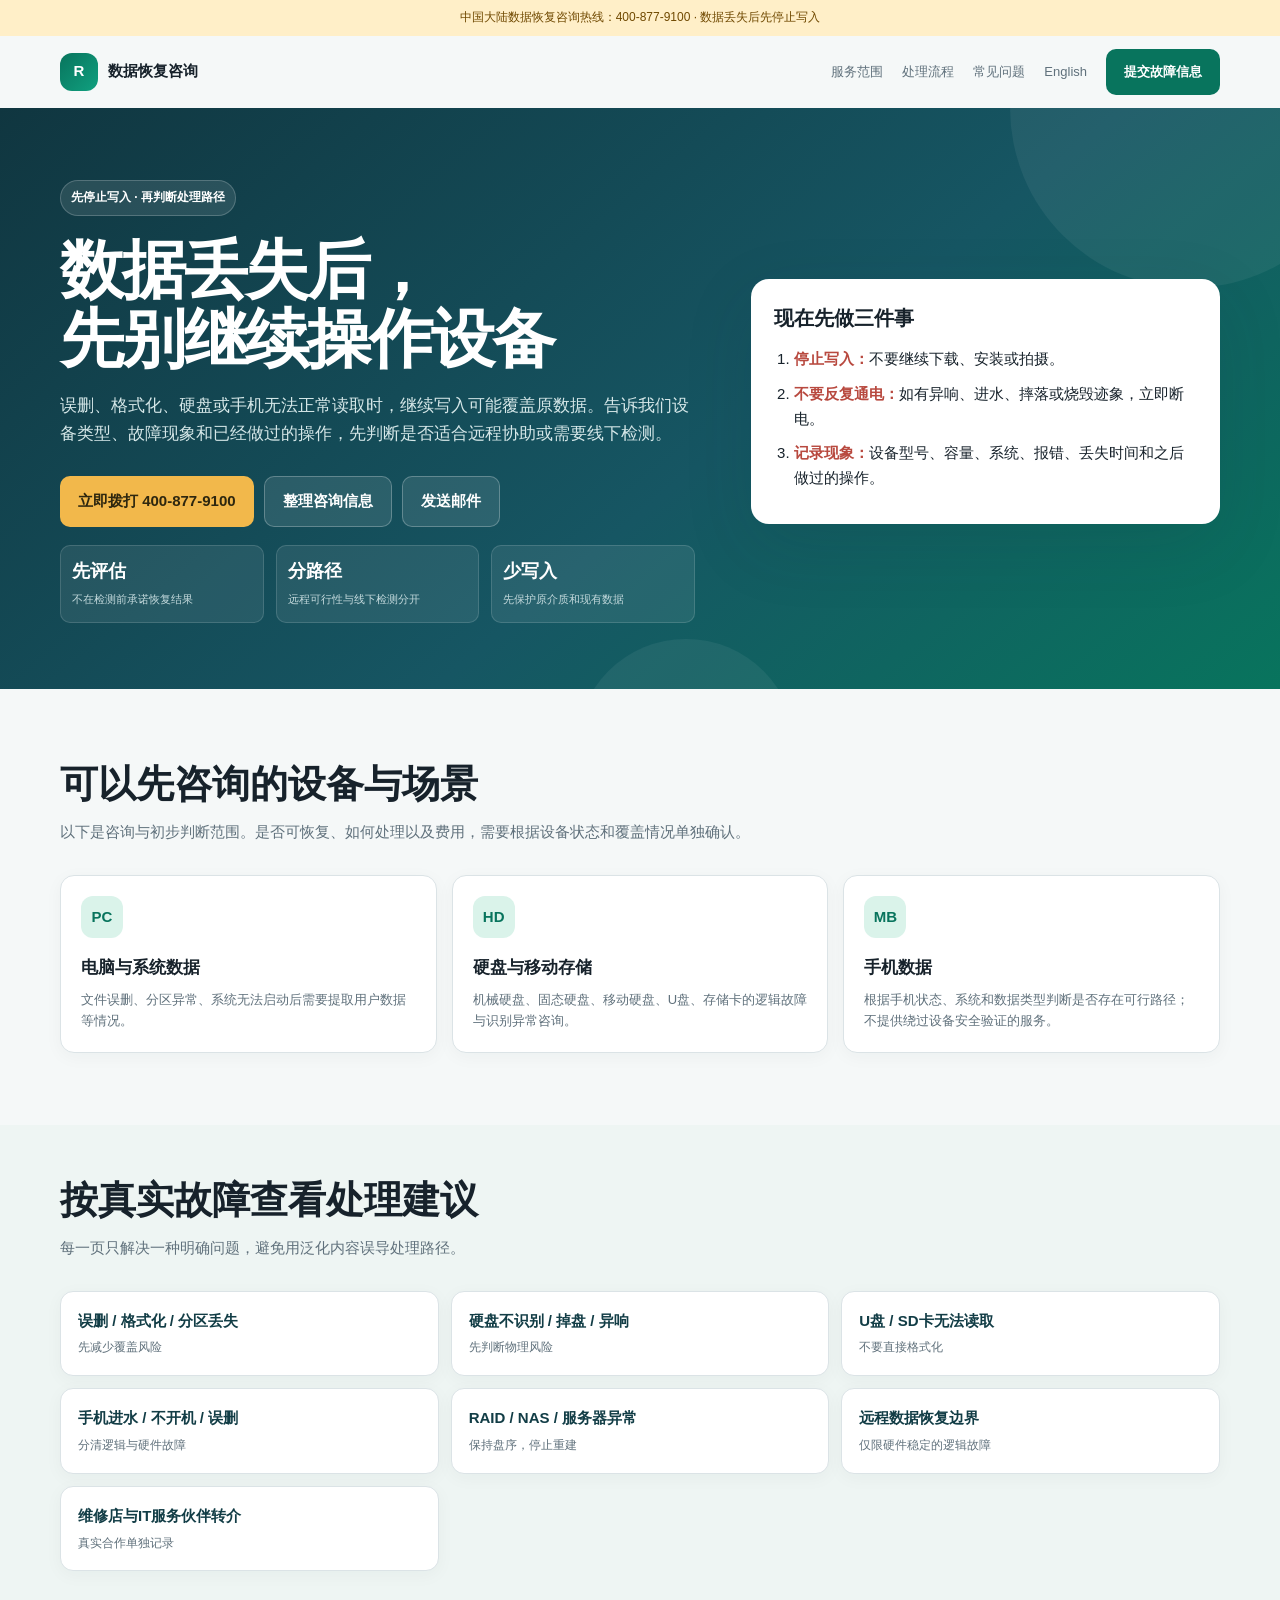
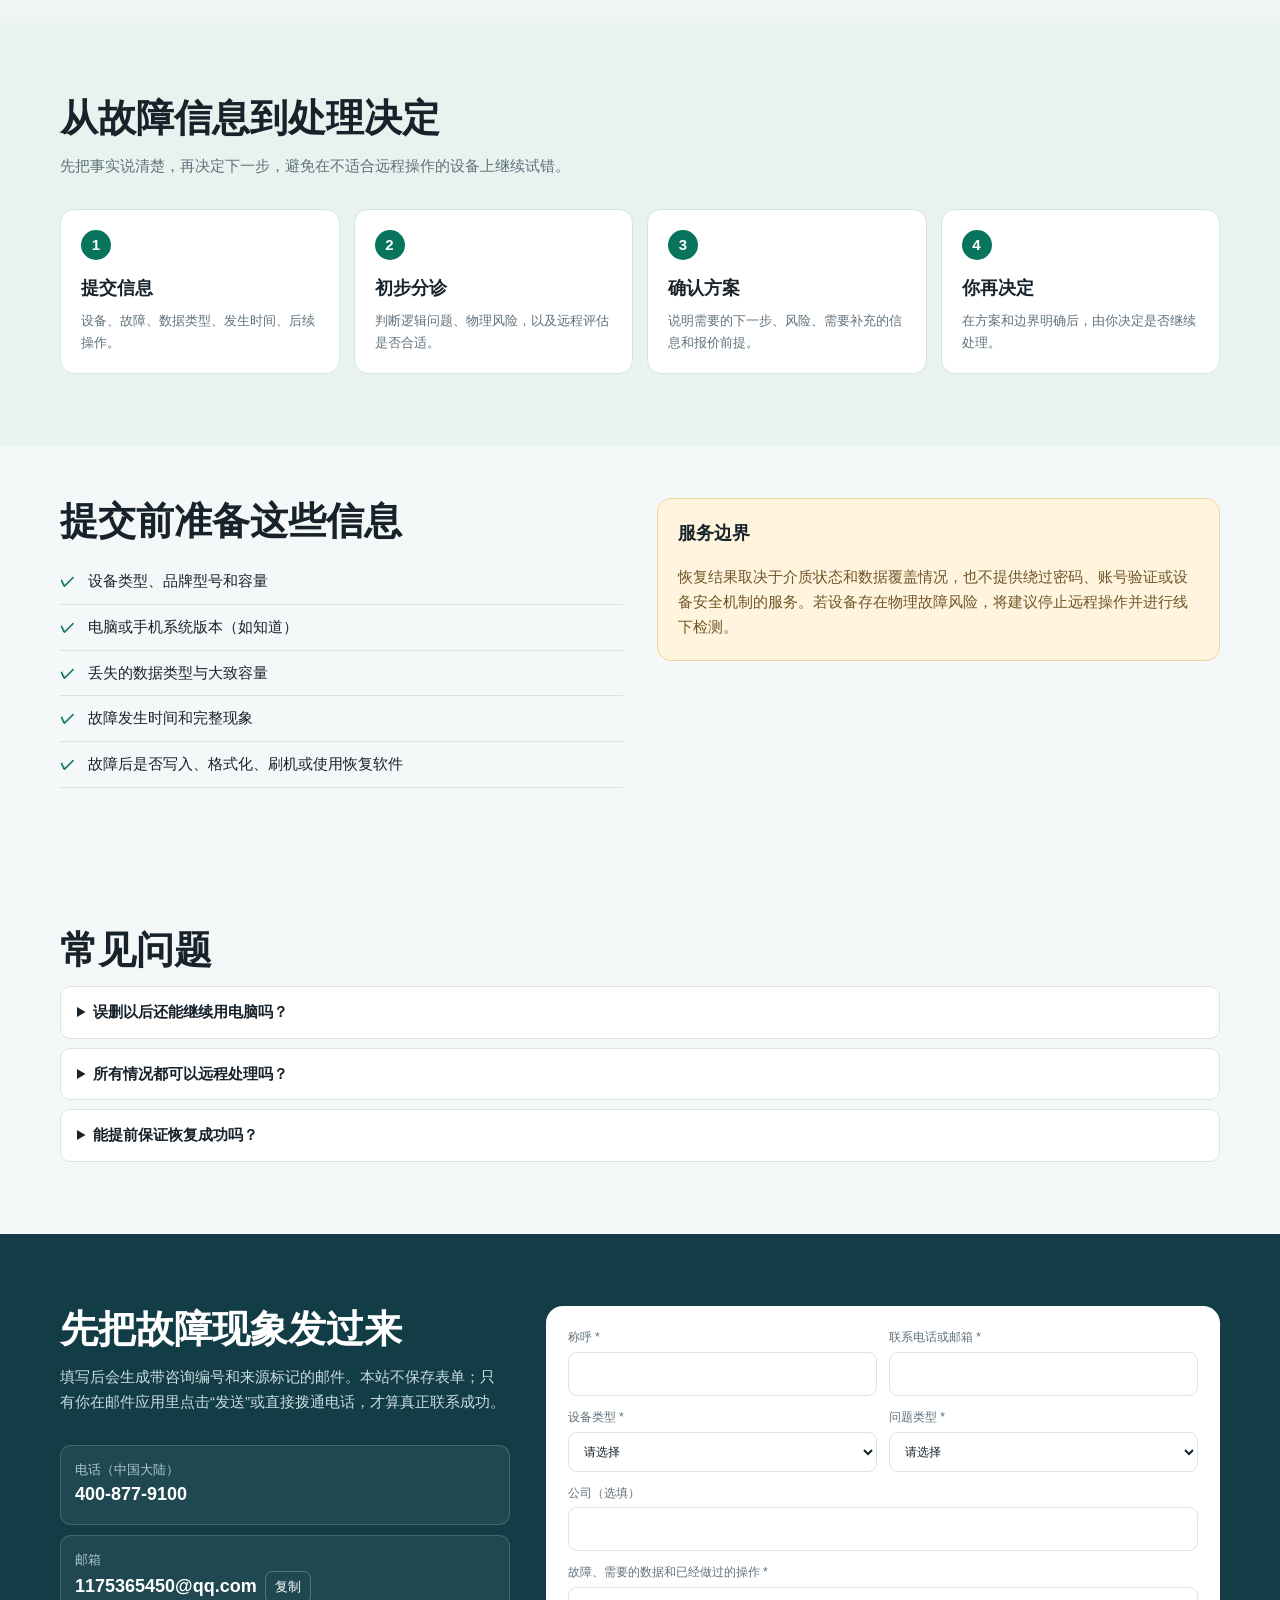
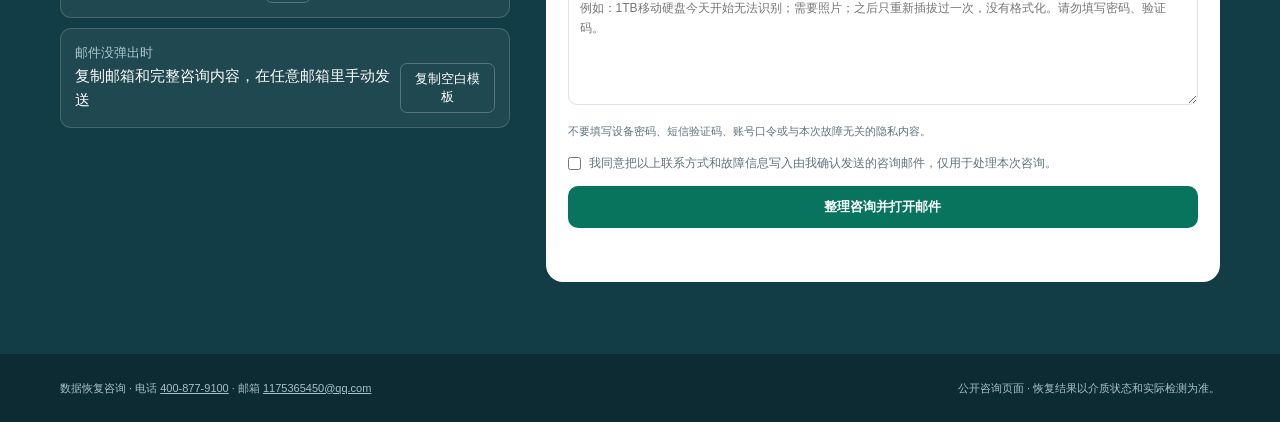
<file: index.html>
<!doctype html>
<html lang="zh-CN">
<head>
  <meta charset="utf-8"><meta name="viewport" content="width=device-width,initial-scale=1">
  <title>电脑、硬盘、手机数据恢复咨询｜先评估再处理</title>
  <meta name="description" content="电脑、硬盘、U盘、存储卡与手机数据恢复咨询。误删、格式化、设备无法识别时，请先停止写入并提交故障现象，我们会判断是否适合远程处理或需要线下检测。">
  <meta name="robots" content="index,follow,max-image-preview:large"><link rel="canonical" href="https://h20367825-spec.github.io/data-recovery-staging/">
  <meta property="og:type" content="website"><meta property="og:locale" content="zh_CN"><meta property="og:title" content="数据恢复咨询｜先评估再处理"><meta property="og:description" content="误删、格式化、设备无法识别？先停止写入，提交介质和故障现象进行可恢复性初步评估。"><meta property="og:url" content="https://h20367825-spec.github.io/data-recovery-staging/"><meta property="og:image" content="https://h20367825-spec.github.io/data-recovery-staging/assets/data-recovery-og.svg">
  <link rel="alternate" hreflang="zh-CN" href="https://h20367825-spec.github.io/data-recovery-staging/"><link rel="alternate" hreflang="en" href="https://h20367825-spec.github.io/data-recovery-staging/en/"><link rel="alternate" hreflang="x-default" href="https://h20367825-spec.github.io/data-recovery-staging/">
  <link rel="stylesheet" href="assets/data-recovery.css">
  <script type="application/ld+json">{"@context":"https://schema.org","@type":"Organization","name":"数据恢复服务咨询","url":"https://h20367825-spec.github.io/data-recovery-staging/","email":"1175365450@qq.com","contactPoint":{"@type":"ContactPoint","telephone":"+86-400-877-9100","email":"1175365450@qq.com","contactType":"customer support","areaServed":"CN","availableLanguage":["zh-CN","en"]},"description":"电脑、硬盘、U盘、存储卡与手机数据恢复咨询，先评估故障现象再确认处理方式。"}</script>
  <script type="application/ld+json">{"@context":"https://schema.org","@type":"FAQPage","mainEntity":[{"@type":"Question","name":"误删文件后第一步应该做什么？","acceptedAnswer":{"@type":"Answer","text":"立即停止向原介质写入新数据，不要重复安装恢复软件或格式化，然后记录误删时间和后续操作。"}},{"@type":"Question","name":"所有情况都能远程恢复吗？","acceptedAnswer":{"@type":"Answer","text":"不能。只有设备仍能稳定识别且适合软件层面处理时才可能远程协助；异响、进水、摔落、无法识别等情况通常需要线下检测。"}},{"@type":"Question","name":"提交咨询等于保证恢复吗？","acceptedAnswer":{"@type":"Answer","text":"不等于。恢复结果取决于介质状态和数据覆盖情况，需要根据实际情况评估。"}}]}</script>
</head>
<body>
<div class="notice">中国大陆数据恢复咨询热线：400-877-9100 · 数据丢失后先停止写入</div>
<header class="wrap nav"><div class="brand"><span class="brand-mark">R</span><span>数据恢复咨询</span></div><nav class="nav-links"><a href="#scope">服务范围</a><a href="#process">处理流程</a><a href="#faq">常见问题</a><a href="en/" lang="en">English</a><a class="button" href="#contact" data-track-cta>提交故障信息</a></nav></header>
<main>
  <section class="hero"><div class="wrap hero-grid"><div><span class="eyebrow">先停止写入 · 再判断处理路径</span><h1>数据丢失后，<br>先别继续操作设备</h1><p>误删、格式化、硬盘或手机无法正常读取时，继续写入可能覆盖原数据。告诉我们设备类型、故障现象和已经做过的操作，先判断是否适合远程协助或需要线下检测。</p><div class="hero-actions"><a class="button phone" href="tel:4008779100" data-track-cta>立即拨打 400-877-9100</a><a class="button alt" href="#contact" data-track-cta>整理咨询信息</a><a class="button alt" href="mailto:1175365450@qq.com?subject=%E6%95%B0%E6%8D%AE%E6%81%A2%E5%A4%8D%E5%92%A8%E8%AF%A2%20%5BDR-HOME%5D" data-track-cta>发送邮件</a></div><div class="trust"><div><b>先评估</b><span>不在检测前承诺恢复结果</span></div><div><b>分路径</b><span>远程可行性与线下检测分开</span></div><div><b>少写入</b><span>先保护原介质和现有数据</span></div></div></div><aside class="triage"><h2>现在先做三件事</h2><ol><li><strong>停止写入：</strong>不要继续下载、安装或拍摄。</li><li><strong>不要反复通电：</strong>如有异响、进水、摔落或烧毁迹象，立即断电。</li><li><strong>记录现象：</strong>设备型号、容量、系统、报错、丢失时间和之后做过的操作。</li></ol></aside></div></section>
  <section class="section" id="scope"><div class="wrap"><h2>可以先咨询的设备与场景</h2><p class="section-lead">以下是咨询与初步判断范围。是否可恢复、如何处理以及费用，需要根据设备状态和覆盖情况单独确认。</p><div class="cards"><article class="card"><span class="icon">PC</span><h3>电脑与系统数据</h3><p>文件误删、分区异常、系统无法启动后需要提取用户数据等情况。</p></article><article class="card"><span class="icon">HD</span><h3>硬盘与移动存储</h3><p>机械硬盘、固态硬盘、移动硬盘、U盘、存储卡的逻辑故障与识别异常咨询。</p></article><article class="card"><span class="icon">MB</span><h3>手机数据</h3><p>根据手机状态、系统和数据类型判断是否存在可行路径；不提供绕过设备安全验证的服务。</p></article></div></div></section>
  <section class="section compact guide-section" id="guides"><div class="wrap"><h2>按真实故障查看处理建议</h2><p class="section-lead">每一页只解决一种明确问题，避免用泛化内容误导处理路径。</p><div class="guide-grid"><a href="deleted-formatted/"><b>误删 / 格式化 / 分区丢失</b><span>先减少覆盖风险</span></a><a href="drive-not-detected/"><b>硬盘不识别 / 掉盘 / 异响</b><span>先判断物理风险</span></a><a href="usb-sd-card/"><b>U盘 / SD卡无法读取</b><span>不要直接格式化</span></a><a href="phone-data/"><b>手机进水 / 不开机 / 误删</b><span>分清逻辑与硬件故障</span></a><a href="raid-nas/"><b>RAID / NAS / 服务器异常</b><span>保持盘序，停止重建</span></a><a href="remote-recovery/"><b>远程数据恢复边界</b><span>仅限硬件稳定的逻辑故障</span></a><a href="partner-referral/"><b>维修店与IT服务伙伴转介</b><span>真实合作单独记录</span></a></div></div></section>
  <section class="section band" id="process"><div class="wrap"><h2>从故障信息到处理决定</h2><p class="section-lead">先把事实说清楚，再决定下一步，避免在不适合远程操作的设备上继续试错。</p><div class="process"><article class="step"><h3>提交信息</h3><p>设备、故障、数据类型、发生时间、后续操作。</p></article><article class="step"><h3>初步分诊</h3><p>判断逻辑问题、物理风险，以及远程评估是否合适。</p></article><article class="step"><h3>确认方案</h3><p>说明需要的下一步、风险、需要补充的信息和报价前提。</p></article><article class="step"><h3>你再决定</h3><p>在方案和边界明确后，由你决定是否继续处理。</p></article></div></div></section>
  <section class="section compact"><div class="wrap split"><div><h2>提交前准备这些信息</h2><ul class="checklist"><li>设备类型、品牌型号和容量</li><li>电脑或手机系统版本（如知道）</li><li>丢失的数据类型与大致容量</li><li>故障发生时间和完整现象</li><li>故障后是否写入、格式化、刷机或使用恢复软件</li></ul></div><aside class="boundary"><h3>服务边界</h3><p>恢复结果取决于介质状态和数据覆盖情况，也不提供绕过密码、账号验证或设备安全机制的服务。若设备存在物理故障风险，将建议停止远程操作并进行线下检测。</p></aside></div></section>
  <section class="section" id="faq"><div class="wrap"><h2>常见问题</h2><div class="faq"><details><summary>误删以后还能继续用电脑吗？</summary><p>不建议继续向原磁盘写入数据。若系统盘发生误删，持续运行系统也可能产生新的写入。</p></details><details><summary>所有情况都可以远程处理吗？</summary><p>不能。设备必须能稳定识别且适合软件层面处理。异响、进水、摔落或完全无法识别通常需要线下检测。</p></details><details><summary>能提前保证恢复成功吗？</summary><p>不能。可恢复性取决于介质状态、覆盖程度和此前操作，初步信息只能帮助判断路径。</p></details></div></div></section>
  <section class="section contact" id="contact"><div class="wrap contact-grid"><div><h2>先把故障现象发过来</h2><p class="section-lead">填写后会生成带咨询编号和来源标记的邮件。本站不保存表单；只有你在邮件应用里点击“发送”或直接拨通电话，才算真正联系成功。</p><div class="contact-methods"><div class="contact-method"><small>电话（中国大陆）</small><a href="tel:4008779100" data-track-cta>400-877-9100</a></div><div class="contact-method"><small>邮箱</small><span class="channel-copy"><a href="mailto:1175365450@qq.com?subject=%E6%95%B0%E6%8D%AE%E6%81%A2%E5%A4%8D%E5%92%A8%E8%AF%A2%20%5BDR-HOME%5D" data-track-cta>1175365450@qq.com</a><button class="copy" type="button" data-copy="1175365450@qq.com">复制</button></span></div><div class="contact-method"><small>邮件没弹出时</small><span class="channel-copy"><span>复制邮箱和完整咨询内容，在任意邮箱里手动发送</span><button class="copy" type="button" data-copy="设备类型/型号：\n问题类型：\n故障现象：\n需要恢复的数据：\n发生时间：\n故障后做过的操作：\n联系电话或邮箱：">复制空白模板</button></span></div></div></div><form class="form" id="inquiryForm"><div class="form-grid"><label>称呼 *<input name="name" required maxlength="100" autocomplete="name"></label><label>联系电话或邮箱 *<input name="contact" required maxlength="200" autocomplete="tel"></label><label>设备类型 *<select name="device" required><option value="">请选择</option><option>电脑 / 系统盘</option><option>机械硬盘 / 移动硬盘</option><option>SSD 固态硬盘</option><option>U盘 / SD卡</option><option>手机 / 平板</option><option>RAID / NAS / 服务器</option><option>其他设备</option></select></label><label>问题类型 *<select name="issue" required><option value="">请选择</option><option>误删 / 格式化 / 分区丢失</option><option>无法识别 / 掉盘</option><option>异响 / 摔落 / 进水 / 烧毁</option><option>文件损坏 / 无法打开</option><option>系统无法启动</option><option>阵列降级 / 重建异常</option><option>其他问题</option></select></label><label class="wide">公司（选填）<input name="company" maxlength="200" autocomplete="organization"></label><label class="only-bot">网站<input name="website" tabindex="-1" autocomplete="off"></label><label class="wide">故障、需要的数据和已经做过的操作 *<textarea name="request" required maxlength="3000" placeholder="例如：1TB移动硬盘今天开始无法识别；需要照片；之后只重新插拔过一次，没有格式化。请勿填写密码、验证码。"></textarea></label><p class="form-hint">不要填写设备密码、短信验证码、账号口令或与本次故障无关的隐私内容。</p><label class="wide consent"><input type="checkbox" name="consent" required>我同意把以上联系方式和故障信息写入由我确认发送的咨询邮件，仅用于处理本次咨询。</label><button class="button wide" type="submit" data-track-cta>整理咨询并打开邮件</button></div><div class="form-status" id="formStatus" aria-live="polite"></div><noscript><p>当前浏览器未启用脚本，请拨打 <a href="tel:4008779100">400-877-9100</a> 或发送邮件到 <a href="mailto:1175365450@qq.com">1175365450@qq.com</a>。</p></noscript></form></div></section>
</main>
<footer class="footer"><div class="wrap footer-row"><span>数据恢复咨询 · 电话 <a href="tel:4008779100">400-877-9100</a> · 邮箱 <a href="mailto:1175365450@qq.com">1175365450@qq.com</a></span><span>公开咨询页面 · 恢复结果以介质状态和实际检测为准。</span></div></footer>
<div class="mobile-cta"><a class="button phone" href="tel:4008779100" data-track-cta>拨打 400-877-9100</a><a class="button" href="#contact" data-track-cta>提交咨询</a></div>
<script src="assets/data-recovery.js" defer></script>
</body></html>
</file>
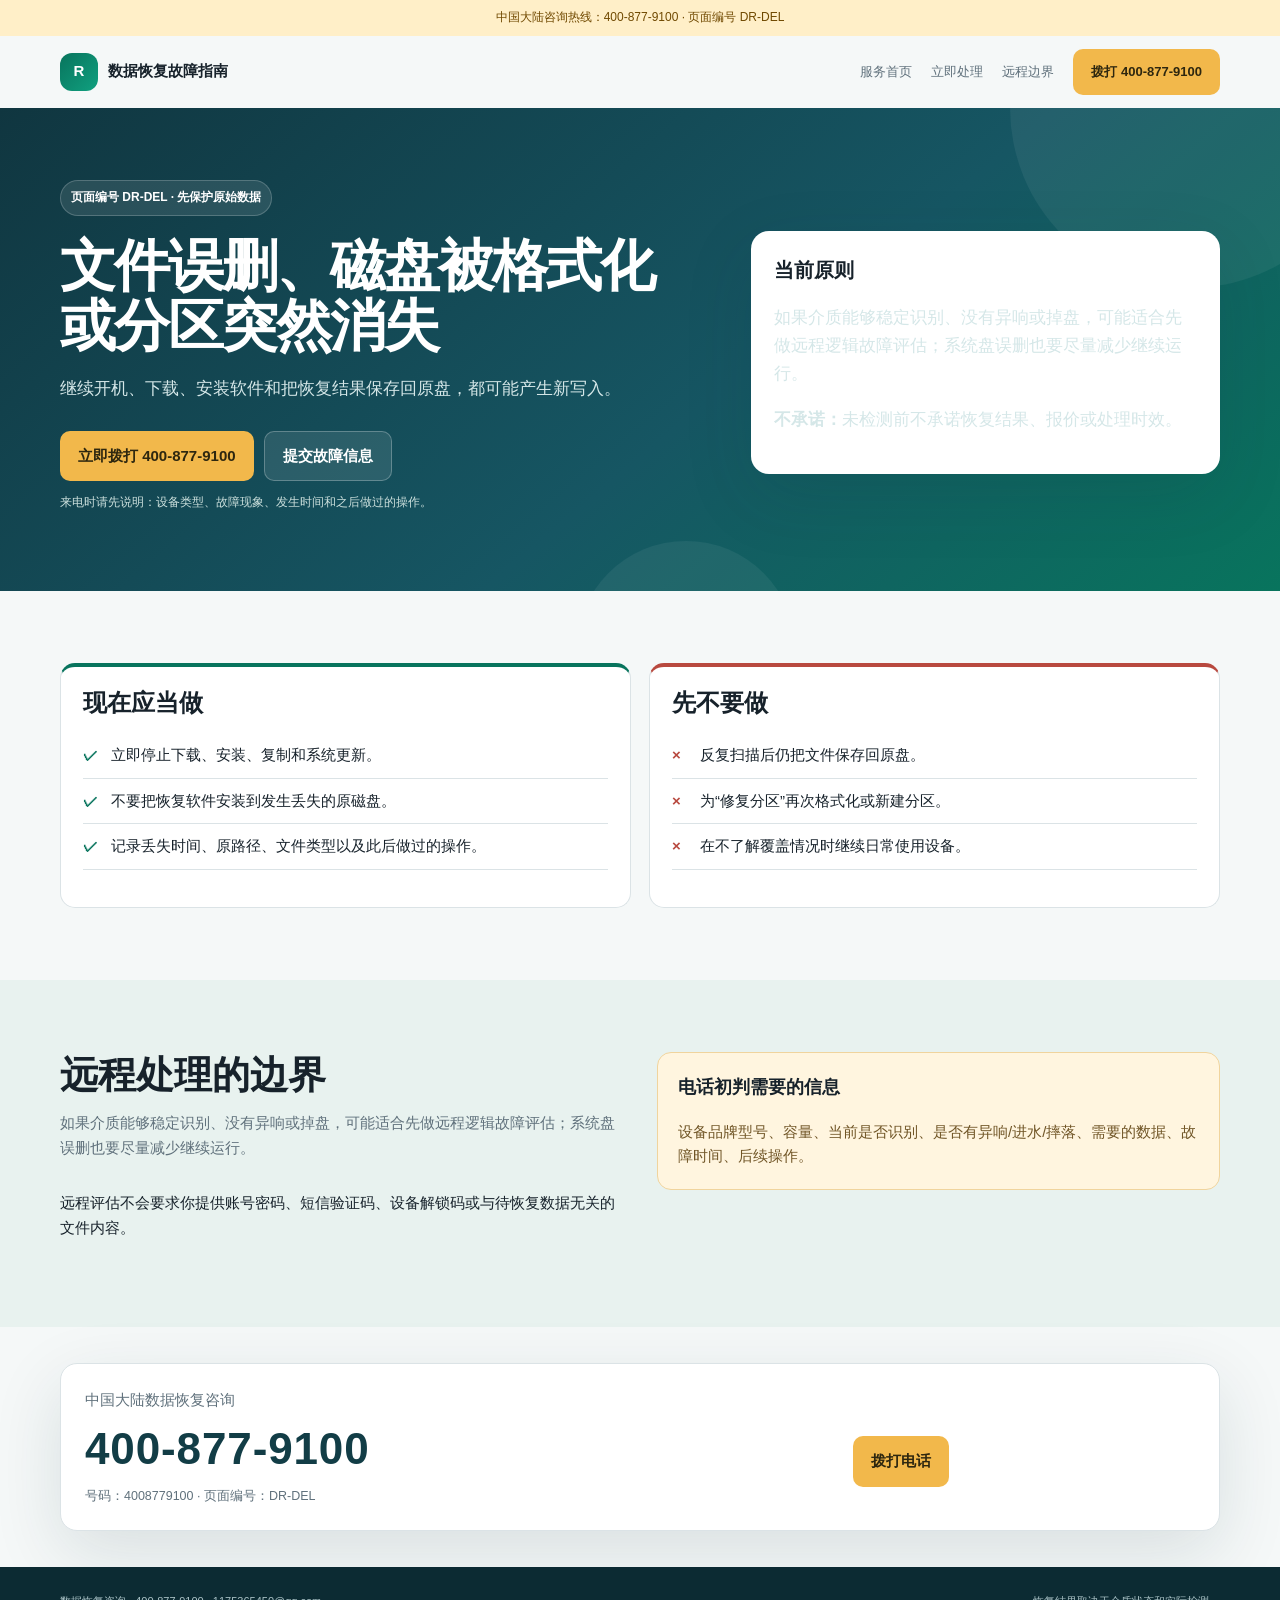
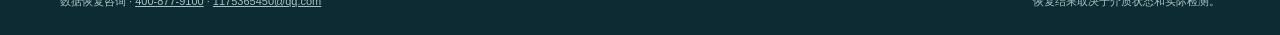
<file: deleted-formatted/index.html>
<!doctype html>
<html lang="zh-CN"><head>
<meta charset="utf-8"><meta name="viewport" content="width=device-width,initial-scale=1">
<title>误删、格式化或分区丢失后怎么办｜数据恢复咨询</title><meta name="description" content="误删文件、格式化磁盘或分区丢失后，先停止写入。了解哪些操作会增加覆盖风险，并拨打400-877-9100说明设备和故障现象。">
<meta name="robots" content="index,follow,max-image-preview:large"><link rel="canonical" href="https://h20367825-spec.github.io/data-recovery-staging/deleted-formatted/">
<meta property="og:type" content="article"><meta property="og:locale" content="zh_CN"><meta property="og:title" content="误删、格式化或分区丢失后怎么办"><meta property="og:description" content="误删文件、格式化磁盘或分区丢失后，先停止写入。了解哪些操作会增加覆盖风险，并拨打400-877-9100说明设备和故障现象。"><meta property="og:url" content="https://h20367825-spec.github.io/data-recovery-staging/deleted-formatted/"><meta property="og:image" content="https://h20367825-spec.github.io/data-recovery-staging/assets/data-recovery-og.svg">
<link rel="stylesheet" href="../assets/data-recovery.css">
<script type="application/ld+json">{"@context":"https://schema.org","@type":"Service","name":"误删、格式化或分区丢失后怎么办","url":"https://h20367825-spec.github.io/data-recovery-staging/deleted-formatted/","areaServed":"CN","provider":{"@type":"Organization","name":"数据恢复咨询","contactPoint":{"@type":"ContactPoint","telephone":"4008779100","contactType":"technical support","areaServed":"CN","availableLanguage":["zh-CN"]}}}</script>
</head><body>
<div class="notice">中国大陆咨询热线：400-877-9100 · 页面编号 DR-DEL</div>
<header class="wrap nav"><div class="brand"><span class="brand-mark">R</span><span>数据恢复故障指南</span></div><nav class="nav-links"><a href="../">服务首页</a><a href="#steps">立即处理</a><a href="#remote">远程边界</a><a class="button phone" href="tel:4008779100">拨打 400-877-9100</a></nav></header>
<main>
<section class="hero intent-hero"><div class="wrap hero-grid"><div><span class="eyebrow">页面编号 DR-DEL · 先保护原始数据</span><h1>文件误删、磁盘被格式化或分区突然消失</h1><p>继续开机、下载、安装软件和把恢复结果保存回原盘，都可能产生新写入。</p><div class="hero-actions"><a class="button phone" href="tel:4008779100">立即拨打 400-877-9100</a><a class="button alt" href="https://h20367825-spec.github.io/data-recovery-staging/?utm_source=organic&utm_medium=seo&utm_campaign=deleted-formatted#contact">提交故障信息</a></div><p class="source-code">来电时请先说明：设备类型、故障现象、发生时间和之后做过的操作。</p></div><aside class="triage"><h2>当前原则</h2><p>如果介质能够稳定识别、没有异响或掉盘，可能适合先做远程逻辑故障评估；系统盘误删也要尽量减少继续运行。</p><p><b>不承诺：</b>未检测前不承诺恢复结果、报价或处理时效。</p></aside></div></section>
<section class="section" id="steps"><div class="wrap intent-columns"><article class="intent-panel good"><h2>现在应当做</h2><ul class="checklist"><li>立即停止下载、安装、复制和系统更新。</li><li>不要把恢复软件安装到发生丢失的原磁盘。</li><li>记录丢失时间、原路径、文件类型以及此后做过的操作。</li></ul></article><article class="intent-panel bad"><h2>先不要做</h2><ul class="checklist"><li>反复扫描后仍把文件保存回原盘。</li><li>为“修复分区”再次格式化或新建分区。</li><li>在不了解覆盖情况时继续日常使用设备。</li></ul></article></div></section>
<section class="section band" id="remote"><div class="wrap split"><div><h2>远程处理的边界</h2><p class="section-lead">如果介质能够稳定识别、没有异响或掉盘，可能适合先做远程逻辑故障评估；系统盘误删也要尽量减少继续运行。</p><p>远程评估不会要求你提供账号密码、短信验证码、设备解锁码或与待恢复数据无关的文件内容。</p></div><aside class="boundary"><h3>电话初判需要的信息</h3><p>设备品牌型号、容量、当前是否识别、是否有异响/进水/摔落、需要的数据、故障时间、后续操作。</p></aside></div></section>
<section class="section intent-contact"><div class="wrap call-band"><div><span>中国大陆数据恢复咨询</span><strong>400-877-9100</strong><small>号码：4008779100 · 页面编号：DR-DEL</small></div><div class="hero-actions"><a class="button phone" href="tel:4008779100">拨打电话</a><a class="button alt" href="https://h20367825-spec.github.io/data-recovery-staging/?utm_source=organic&amp;utm_medium=seo&amp;utm_campaign=deleted-formatted#contact">填写故障信息</a><a class="button alt" href="mailto:1175365450@qq.com?subject=%E6%95%B0%E6%8D%AE%E6%81%A2%E5%A4%8D%E5%92%A8%E8%AF%A2%20%5BDR-DEL%5D">邮件咨询</a></div></div></section>
</main><footer class="footer"><div class="wrap footer-row"><span>数据恢复咨询 · <a href="tel:4008779100">400-877-9100</a> · <a href="mailto:1175365450@qq.com?subject=%E6%95%B0%E6%8D%AE%E6%81%A2%E5%A4%8D%E5%92%A8%E8%AF%A2%20%5BDR-DEL%5D">1175365450@qq.com</a></span><span>恢复结果取决于介质状态和实际检测。</span></div></footer>
<div class="mobile-cta"><a class="button phone" href="tel:4008779100">拨打 400-877-9100</a><a class="button" href="https://h20367825-spec.github.io/data-recovery-staging/?utm_source=organic&utm_medium=seo&utm_campaign=deleted-formatted#contact">提交咨询</a></div>
</body></html>
</file>
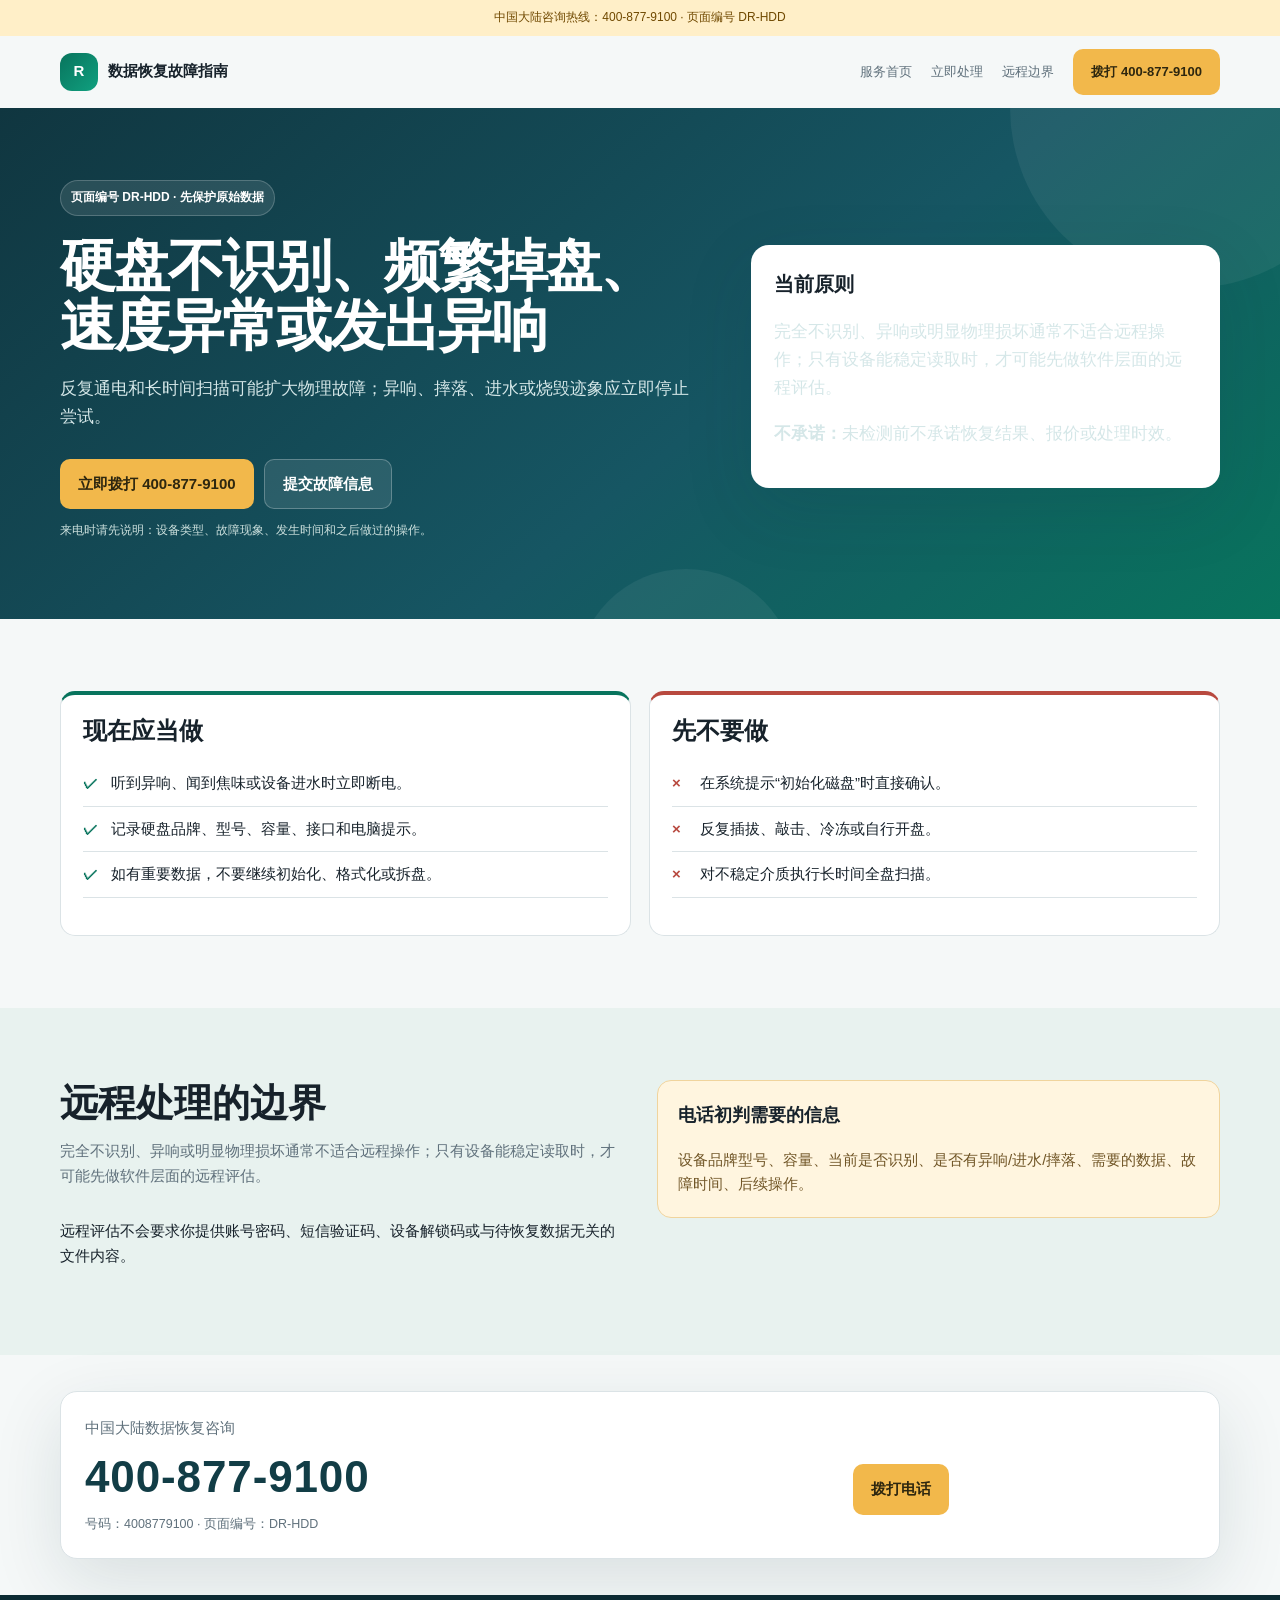
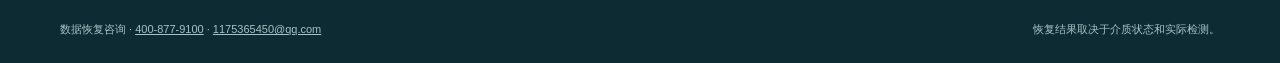
<file: drive-not-detected/index.html>
<!doctype html>
<html lang="zh-CN"><head>
<meta charset="utf-8"><meta name="viewport" content="width=device-width,initial-scale=1">
<title>硬盘不识别、掉盘或出现异响怎么办｜数据恢复咨询</title><meta name="description" content="机械硬盘、SSD或移动硬盘不识别、掉盘、异响时不要反复通电。拨打400-877-9100说明设备型号和故障表现。">
<meta name="robots" content="index,follow,max-image-preview:large"><link rel="canonical" href="https://h20367825-spec.github.io/data-recovery-staging/drive-not-detected/">
<meta property="og:type" content="article"><meta property="og:locale" content="zh_CN"><meta property="og:title" content="硬盘不识别、掉盘或出现异响怎么办"><meta property="og:description" content="机械硬盘、SSD或移动硬盘不识别、掉盘、异响时不要反复通电。拨打400-877-9100说明设备型号和故障表现。"><meta property="og:url" content="https://h20367825-spec.github.io/data-recovery-staging/drive-not-detected/"><meta property="og:image" content="https://h20367825-spec.github.io/data-recovery-staging/assets/data-recovery-og.svg">
<link rel="stylesheet" href="../assets/data-recovery.css">
<script type="application/ld+json">{"@context":"https://schema.org","@type":"Service","name":"硬盘不识别、掉盘或出现异响怎么办","url":"https://h20367825-spec.github.io/data-recovery-staging/drive-not-detected/","areaServed":"CN","provider":{"@type":"Organization","name":"数据恢复咨询","contactPoint":{"@type":"ContactPoint","telephone":"4008779100","contactType":"technical support","areaServed":"CN","availableLanguage":["zh-CN"]}}}</script>
</head><body>
<div class="notice">中国大陆咨询热线：400-877-9100 · 页面编号 DR-HDD</div>
<header class="wrap nav"><div class="brand"><span class="brand-mark">R</span><span>数据恢复故障指南</span></div><nav class="nav-links"><a href="../">服务首页</a><a href="#steps">立即处理</a><a href="#remote">远程边界</a><a class="button phone" href="tel:4008779100">拨打 400-877-9100</a></nav></header>
<main>
<section class="hero intent-hero"><div class="wrap hero-grid"><div><span class="eyebrow">页面编号 DR-HDD · 先保护原始数据</span><h1>硬盘不识别、频繁掉盘、速度异常或发出异响</h1><p>反复通电和长时间扫描可能扩大物理故障；异响、摔落、进水或烧毁迹象应立即停止尝试。</p><div class="hero-actions"><a class="button phone" href="tel:4008779100">立即拨打 400-877-9100</a><a class="button alt" href="https://h20367825-spec.github.io/data-recovery-staging/?utm_source=organic&utm_medium=seo&utm_campaign=drive-not-detected#contact">提交故障信息</a></div><p class="source-code">来电时请先说明：设备类型、故障现象、发生时间和之后做过的操作。</p></div><aside class="triage"><h2>当前原则</h2><p>完全不识别、异响或明显物理损坏通常不适合远程操作；只有设备能稳定读取时，才可能先做软件层面的远程评估。</p><p><b>不承诺：</b>未检测前不承诺恢复结果、报价或处理时效。</p></aside></div></section>
<section class="section" id="steps"><div class="wrap intent-columns"><article class="intent-panel good"><h2>现在应当做</h2><ul class="checklist"><li>听到异响、闻到焦味或设备进水时立即断电。</li><li>记录硬盘品牌、型号、容量、接口和电脑提示。</li><li>如有重要数据，不要继续初始化、格式化或拆盘。</li></ul></article><article class="intent-panel bad"><h2>先不要做</h2><ul class="checklist"><li>在系统提示“初始化磁盘”时直接确认。</li><li>反复插拔、敲击、冷冻或自行开盘。</li><li>对不稳定介质执行长时间全盘扫描。</li></ul></article></div></section>
<section class="section band" id="remote"><div class="wrap split"><div><h2>远程处理的边界</h2><p class="section-lead">完全不识别、异响或明显物理损坏通常不适合远程操作；只有设备能稳定读取时，才可能先做软件层面的远程评估。</p><p>远程评估不会要求你提供账号密码、短信验证码、设备解锁码或与待恢复数据无关的文件内容。</p></div><aside class="boundary"><h3>电话初判需要的信息</h3><p>设备品牌型号、容量、当前是否识别、是否有异响/进水/摔落、需要的数据、故障时间、后续操作。</p></aside></div></section>
<section class="section intent-contact"><div class="wrap call-band"><div><span>中国大陆数据恢复咨询</span><strong>400-877-9100</strong><small>号码：4008779100 · 页面编号：DR-HDD</small></div><div class="hero-actions"><a class="button phone" href="tel:4008779100">拨打电话</a><a class="button alt" href="https://h20367825-spec.github.io/data-recovery-staging/?utm_source=organic&amp;utm_medium=seo&amp;utm_campaign=drive-not-detected#contact">填写故障信息</a><a class="button alt" href="mailto:1175365450@qq.com?subject=%E6%95%B0%E6%8D%AE%E6%81%A2%E5%A4%8D%E5%92%A8%E8%AF%A2%20%5BDR-HDD%5D">邮件咨询</a></div></div></section>
</main><footer class="footer"><div class="wrap footer-row"><span>数据恢复咨询 · <a href="tel:4008779100">400-877-9100</a> · <a href="mailto:1175365450@qq.com?subject=%E6%95%B0%E6%8D%AE%E6%81%A2%E5%A4%8D%E5%92%A8%E8%AF%A2%20%5BDR-HDD%5D">1175365450@qq.com</a></span><span>恢复结果取决于介质状态和实际检测。</span></div></footer>
<div class="mobile-cta"><a class="button phone" href="tel:4008779100">拨打 400-877-9100</a><a class="button" href="https://h20367825-spec.github.io/data-recovery-staging/?utm_source=organic&utm_medium=seo&utm_campaign=drive-not-detected#contact">提交咨询</a></div>
</body></html>
</file>
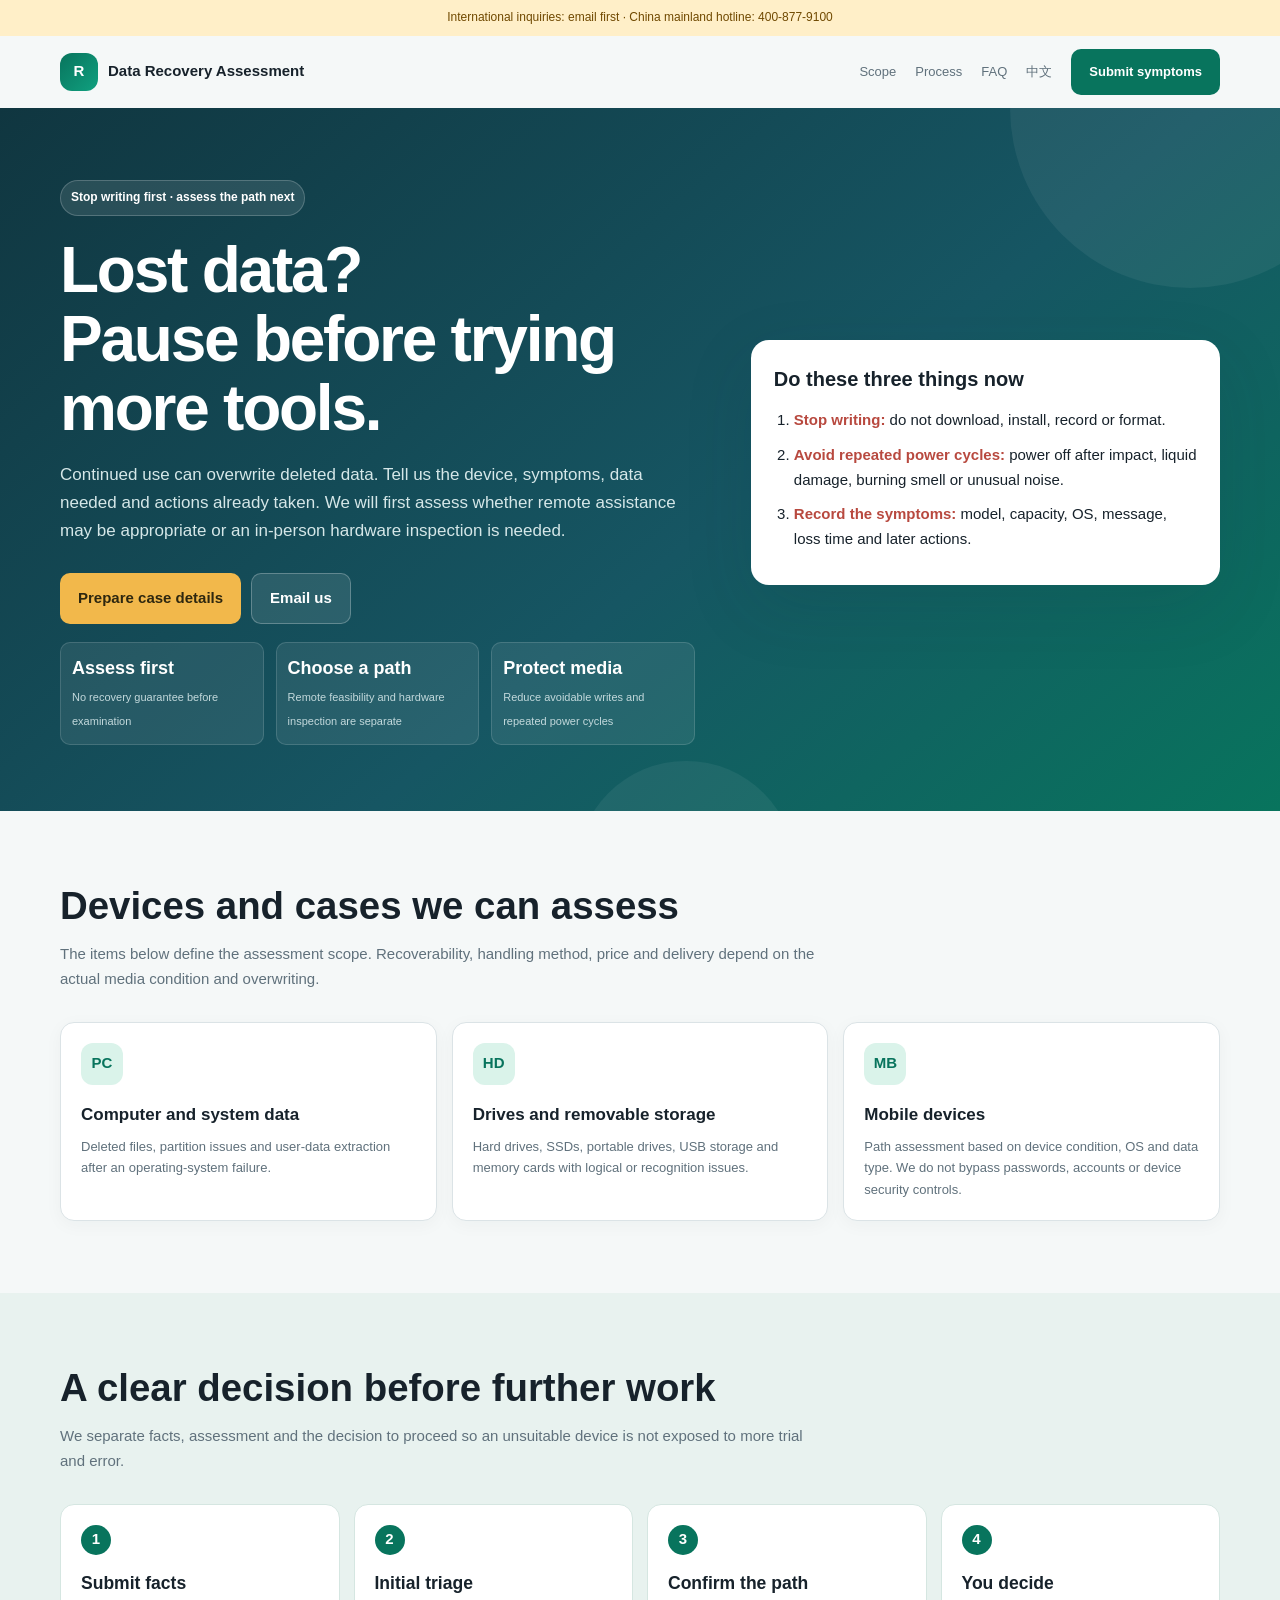
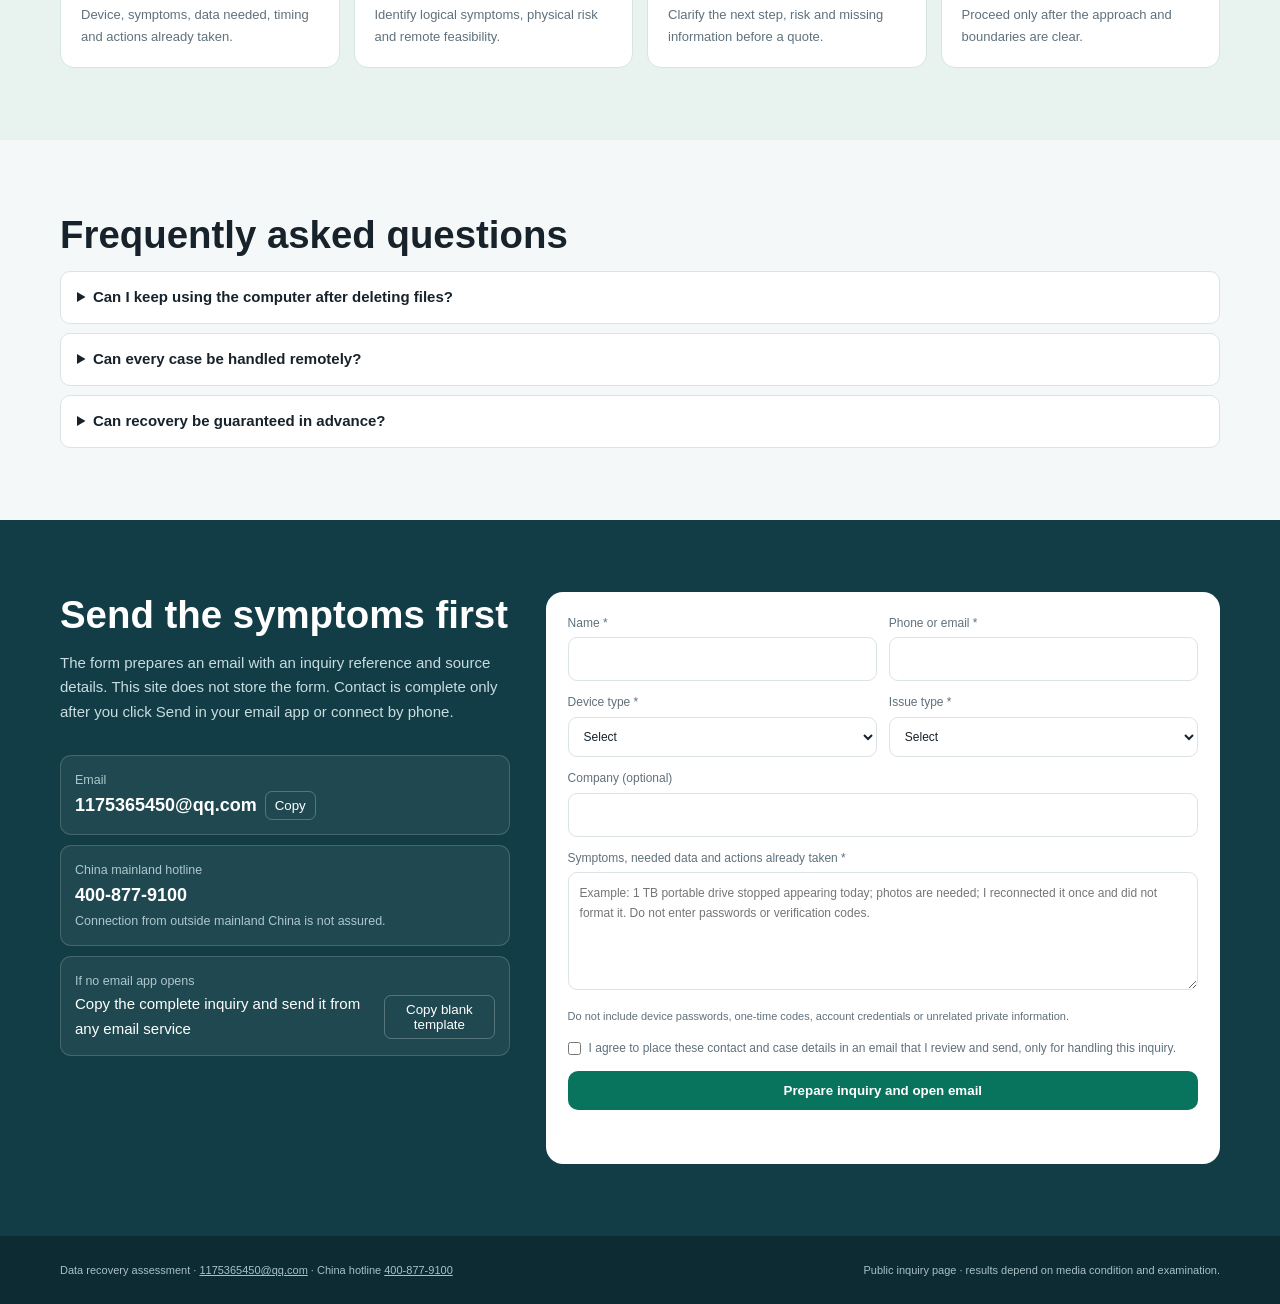
<file: en/index.html>
<!doctype html>
<html lang="en">
<head>
  <meta charset="utf-8"><meta name="viewport" content="width=device-width,initial-scale=1">
  <title>Computer, Drive and Mobile Data Recovery Assessment</title>
  <meta name="description" content="Data recovery assessment for computers, hard drives, USB storage, memory cards and mobile devices. Stop writing to the affected device and submit the symptoms for an initial path assessment.">
  <meta name="robots" content="index,follow,max-image-preview:large"><link rel="canonical" href="https://h20367825-spec.github.io/data-recovery-staging/en/">
  <meta property="og:type" content="website"><meta property="og:locale" content="en_US"><meta property="og:title" content="Data Recovery Assessment"><meta property="og:description" content="Deleted, formatted or unreadable device? Stop using it and submit the symptoms before taking further action."><meta property="og:url" content="https://h20367825-spec.github.io/data-recovery-staging/en/"><meta property="og:image" content="https://h20367825-spec.github.io/data-recovery-staging/assets/data-recovery-og.svg">
  <link rel="alternate" hreflang="zh-CN" href="https://h20367825-spec.github.io/data-recovery-staging/"><link rel="alternate" hreflang="en" href="https://h20367825-spec.github.io/data-recovery-staging/en/"><link rel="alternate" hreflang="x-default" href="https://h20367825-spec.github.io/data-recovery-staging/">
  <link rel="stylesheet" href="../assets/data-recovery.css">
  <script type="application/ld+json">{"@context":"https://schema.org","@type":"Organization","name":"Data Recovery Assessment","url":"https://h20367825-spec.github.io/data-recovery-staging/","email":"1175365450@qq.com","contactPoint":{"@type":"ContactPoint","telephone":"+86-400-877-9100","email":"1175365450@qq.com","contactType":"customer support","areaServed":"CN","availableLanguage":["zh-CN","en"]},"description":"Initial assessment for computer, drive, removable storage and mobile data loss."}</script>
</head>
<body>
<div class="notice">International inquiries: email first · China mainland hotline: 400-877-9100</div>
<header class="wrap nav"><div class="brand"><span class="brand-mark">R</span><span>Data Recovery Assessment</span></div><nav class="nav-links"><a href="#scope">Scope</a><a href="#process">Process</a><a href="#faq">FAQ</a><a href="../" lang="zh-CN">中文</a><a class="button" href="#contact" data-track-cta>Submit symptoms</a></nav></header>
<main>
  <section class="hero"><div class="wrap hero-grid"><div><span class="eyebrow">Stop writing first · assess the path next</span><h1>Lost data?<br>Pause before trying more tools.</h1><p>Continued use can overwrite deleted data. Tell us the device, symptoms, data needed and actions already taken. We will first assess whether remote assistance may be appropriate or an in-person hardware inspection is needed.</p><div class="hero-actions"><a class="button phone" href="#contact" data-track-cta>Prepare case details</a><a class="button alt" href="mailto:1175365450@qq.com?subject=Data%20recovery%20inquiry%20%5BDR-EN%5D" data-track-cta>Email us</a></div><div class="trust"><div><b>Assess first</b><span>No recovery guarantee before examination</span></div><div><b>Choose a path</b><span>Remote feasibility and hardware inspection are separate</span></div><div><b>Protect media</b><span>Reduce avoidable writes and repeated power cycles</span></div></div></div><aside class="triage"><h2>Do these three things now</h2><ol><li><strong>Stop writing:</strong> do not download, install, record or format.</li><li><strong>Avoid repeated power cycles:</strong> power off after impact, liquid damage, burning smell or unusual noise.</li><li><strong>Record the symptoms:</strong> model, capacity, OS, message, loss time and later actions.</li></ol></aside></div></section>
  <section class="section" id="scope"><div class="wrap"><h2>Devices and cases we can assess</h2><p class="section-lead">The items below define the assessment scope. Recoverability, handling method, price and delivery depend on the actual media condition and overwriting.</p><div class="cards"><article class="card"><span class="icon">PC</span><h3>Computer and system data</h3><p>Deleted files, partition issues and user-data extraction after an operating-system failure.</p></article><article class="card"><span class="icon">HD</span><h3>Drives and removable storage</h3><p>Hard drives, SSDs, portable drives, USB storage and memory cards with logical or recognition issues.</p></article><article class="card"><span class="icon">MB</span><h3>Mobile devices</h3><p>Path assessment based on device condition, OS and data type. We do not bypass passwords, accounts or device security controls.</p></article></div></div></section>
  <section class="section band" id="process"><div class="wrap"><h2>A clear decision before further work</h2><p class="section-lead">We separate facts, assessment and the decision to proceed so an unsuitable device is not exposed to more trial and error.</p><div class="process"><article class="step"><h3>Submit facts</h3><p>Device, symptoms, data needed, timing and actions already taken.</p></article><article class="step"><h3>Initial triage</h3><p>Identify logical symptoms, physical risk and remote feasibility.</p></article><article class="step"><h3>Confirm the path</h3><p>Clarify the next step, risk and missing information before a quote.</p></article><article class="step"><h3>You decide</h3><p>Proceed only after the approach and boundaries are clear.</p></article></div></div></section>
  <section class="section" id="faq"><div class="wrap"><h2>Frequently asked questions</h2><div class="faq"><details><summary>Can I keep using the computer after deleting files?</summary><p>Avoid writing to the affected drive. Normal system activity can also create new writes when the deleted files were on the system drive.</p></details><details><summary>Can every case be handled remotely?</summary><p>No. The device must remain stable and suitable for logical work. Unusual noise, impact, liquid damage or complete non-detection usually needs hardware inspection.</p></details><details><summary>Can recovery be guaranteed in advance?</summary><p>No. Recoverability depends on media condition, overwriting and previous actions. Initial information only helps choose a path.</p></details></div></div></section>
  <section class="section contact" id="contact"><div class="wrap contact-grid"><div><h2>Send the symptoms first</h2><p class="section-lead">The form prepares an email with an inquiry reference and source details. This site does not store the form. Contact is complete only after you click Send in your email app or connect by phone.</p><div class="contact-methods"><div class="contact-method"><small>Email</small><span class="channel-copy"><a href="mailto:1175365450@qq.com?subject=Data%20recovery%20inquiry%20%5BDR-EN%5D" data-track-cta>1175365450@qq.com</a><button class="copy" type="button" data-copy="1175365450@qq.com">Copy</button></span></div><div class="contact-method"><small>China mainland hotline</small><a href="tel:4008779100" data-track-cta>400-877-9100</a><small>Connection from outside mainland China is not assured.</small></div><div class="contact-method"><small>If no email app opens</small><span class="channel-copy"><span>Copy the complete inquiry and send it from any email service</span><button class="copy" type="button" data-copy="Device/model:\nIssue type:\nSymptoms:\nData needed:\nWhen it happened:\nActions taken afterwards:\nPhone or email:">Copy blank template</button></span></div></div></div><form class="form" id="inquiryForm"><div class="form-grid"><label>Name *<input name="name" required maxlength="100" autocomplete="name"></label><label>Phone or email *<input name="contact" required maxlength="200"></label><label>Device type *<select name="device" required><option value="">Select</option><option>Computer / system drive</option><option>Hard drive / portable drive</option><option>SSD</option><option>USB drive / memory card</option><option>Phone / tablet</option><option>RAID / NAS / server</option><option>Other device</option></select></label><label>Issue type *<select name="issue" required><option value="">Select</option><option>Deleted / formatted / lost partition</option><option>Not detected / disconnecting</option><option>Noise / impact / liquid / burning</option><option>Damaged or unreadable files</option><option>System will not start</option><option>Array degraded / rebuild issue</option><option>Other issue</option></select></label><label class="wide">Company (optional)<input name="company" maxlength="200" autocomplete="organization"></label><label class="only-bot">Website<input name="website" tabindex="-1" autocomplete="off"></label><label class="wide">Symptoms, needed data and actions already taken *<textarea name="request" required maxlength="3000" placeholder="Example: 1 TB portable drive stopped appearing today; photos are needed; I reconnected it once and did not format it. Do not enter passwords or verification codes."></textarea></label><p class="form-hint">Do not include device passwords, one-time codes, account credentials or unrelated private information.</p><label class="wide consent"><input type="checkbox" name="consent" required>I agree to place these contact and case details in an email that I review and send, only for handling this inquiry.</label><button class="button wide" type="submit" data-track-cta>Prepare inquiry and open email</button></div><div class="form-status" id="formStatus" aria-live="polite"></div><noscript><p>JavaScript is unavailable. Email <a href="mailto:1175365450@qq.com">1175365450@qq.com</a> or call <a href="tel:4008779100">400-877-9100</a> in mainland China.</p></noscript></form></div></section>
</main>
<footer class="footer"><div class="wrap footer-row"><span>Data recovery assessment · <a href="mailto:1175365450@qq.com">1175365450@qq.com</a> · China hotline <a href="tel:4008779100">400-877-9100</a></span><span>Public inquiry page · results depend on media condition and examination.</span></div></footer>
<div class="mobile-cta"><a class="button phone" href="mailto:1175365450@qq.com?subject=Data%20recovery%20inquiry%20%5BDR-EN%5D" data-track-cta>Email us</a><a class="button" href="#contact" data-track-cta>Prepare case</a></div>
<script src="../assets/data-recovery.js" defer></script>
</body></html>
</file>
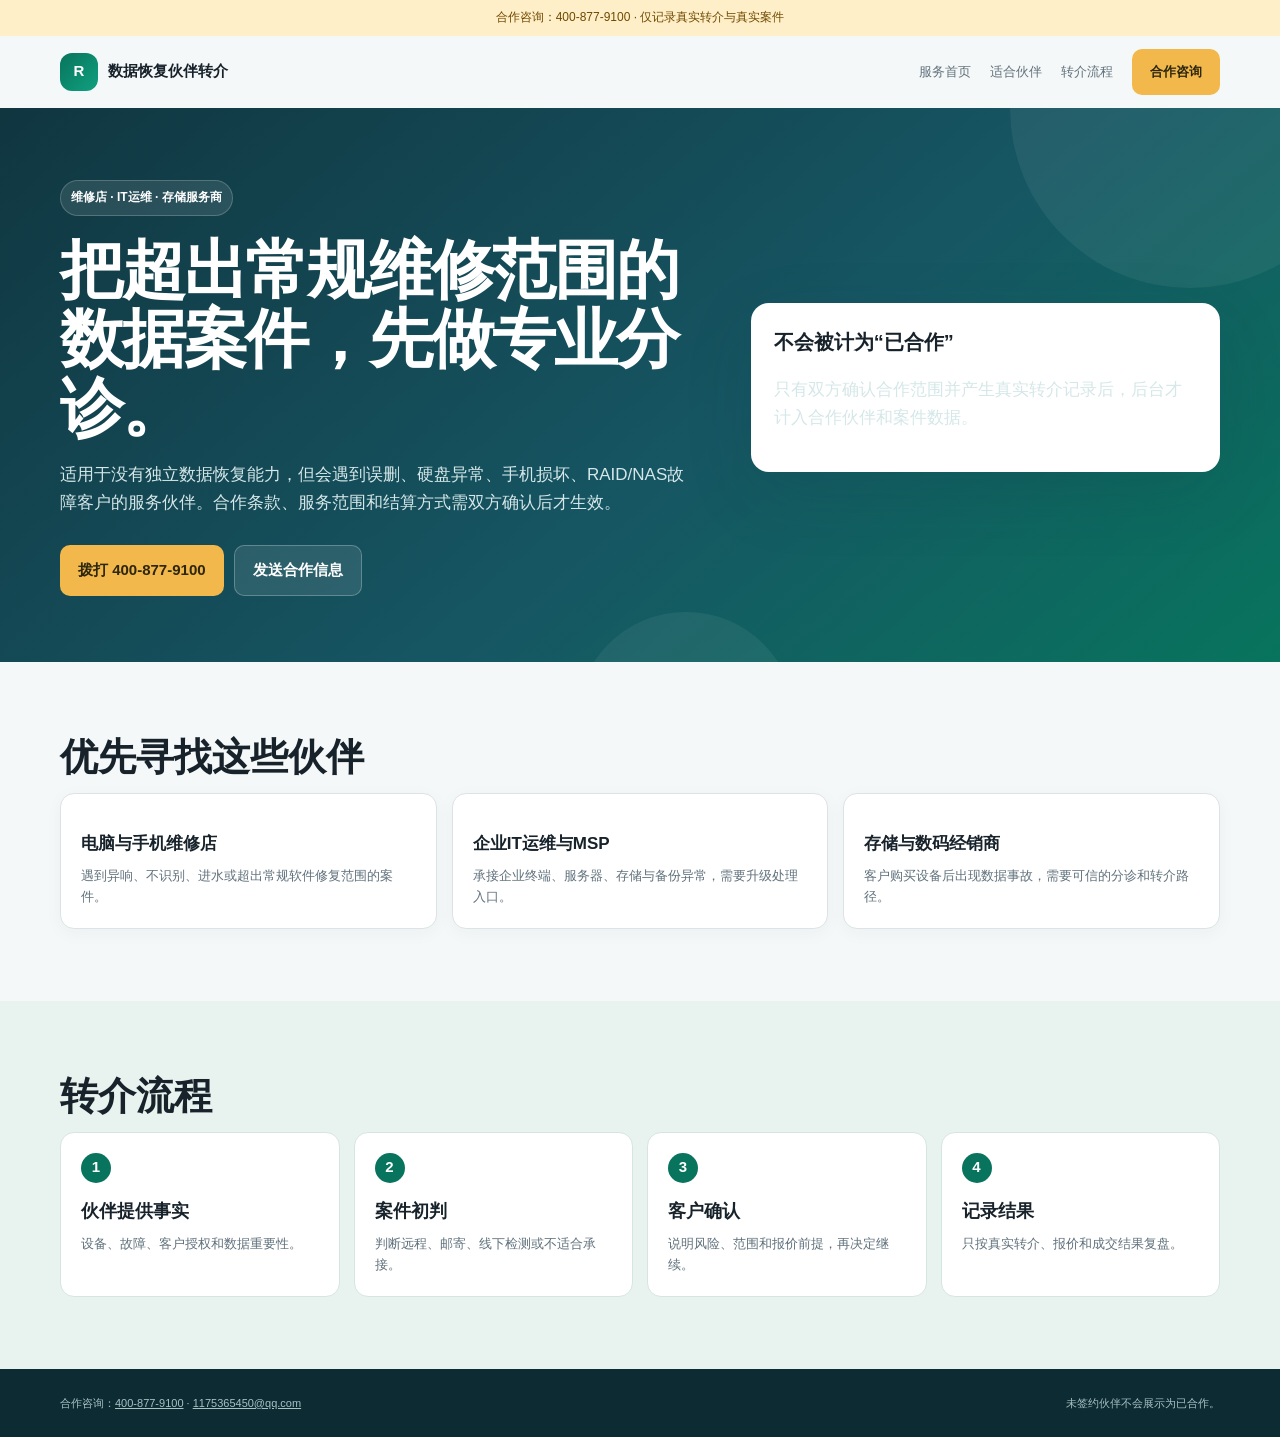
<file: partner-referral/index.html>
<!doctype html><html lang="zh-CN"><head><meta charset="utf-8"><meta name="viewport" content="width=device-width,initial-scale=1"><title>电脑维修与IT服务伙伴转介｜数据恢复咨询</title><meta name="description" content="面向电脑维修、手机维修、IT运维和存储服务商的数据恢复案件转介咨询。先确认服务范围、案件边界和客户授权。"><meta name="robots" content="index,follow,max-image-preview:large"><link rel="canonical" href="https://h20367825-spec.github.io/data-recovery-staging/partner-referral/"><meta property="og:type" content="website"><meta property="og:locale" content="zh_CN"><meta property="og:title" content="电脑维修与IT服务伙伴转介"><meta property="og:description" content="面向维修店、IT运维和存储服务商的数据恢复案件转介咨询。"><meta property="og:url" content="https://h20367825-spec.github.io/data-recovery-staging/partner-referral/"><meta property="og:image" content="https://h20367825-spec.github.io/data-recovery-staging/assets/data-recovery-og.svg"><link rel="stylesheet" href="../assets/data-recovery.css"><script type="application/ld+json">{"@context":"https://schema.org","@type":"Service","name":"数据恢复伙伴转介咨询","url":"https://h20367825-spec.github.io/data-recovery-staging/partner-referral/","provider":{"@type":"Organization","name":"数据恢复咨询","email":"1175365450@qq.com","contactPoint":{"@type":"ContactPoint","telephone":"+86-400-877-9100","email":"1175365450@qq.com","contactType":"business partnership","areaServed":"CN","availableLanguage":["zh-CN"]}}}</script></head><body><div class="notice">合作咨询：400-877-9100 · 仅记录真实转介与真实案件</div><header class="wrap nav"><div class="brand"><span class="brand-mark">R</span><span>数据恢复伙伴转介</span></div><nav class="nav-links"><a href="../">服务首页</a><a href="#fit">适合伙伴</a><a href="#flow">转介流程</a><a class="button phone" href="tel:4008779100">合作咨询</a></nav></header><main><section class="hero"><div class="wrap hero-grid"><div><span class="eyebrow">维修店 · IT运维 · 存储服务商</span><h1>把超出常规维修范围的数据案件，先做专业分诊。</h1><p>适用于没有独立数据恢复能力，但会遇到误删、硬盘异常、手机损坏、RAID/NAS故障客户的服务伙伴。合作条款、服务范围和结算方式需双方确认后才生效。</p><div class="hero-actions"><a class="button phone" href="tel:4008779100">拨打 400-877-9100</a><a class="button alt" href="mailto:1175365450@qq.com?subject=%E6%95%B0%E6%8D%AE%E6%81%A2%E5%A4%8D%E4%BC%99%E4%BC%B4%E5%90%88%E4%BD%9C%20%5BDR-PARTNER%5D">发送合作信息</a></div></div><aside class="triage"><h2>不会被计为“已合作”</h2><p>只有双方确认合作范围并产生真实转介记录后，后台才计入合作伙伴和案件数据。</p></aside></div></section><section class="section" id="fit"><div class="wrap"><h2>优先寻找这些伙伴</h2><div class="cards"><article class="card"><h3>电脑与手机维修店</h3><p>遇到异响、不识别、进水或超出常规软件修复范围的案件。</p></article><article class="card"><h3>企业IT运维与MSP</h3><p>承接企业终端、服务器、存储与备份异常，需要升级处理入口。</p></article><article class="card"><h3>存储与数码经销商</h3><p>客户购买设备后出现数据事故，需要可信的分诊和转介路径。</p></article></div></div></section><section class="section band" id="flow"><div class="wrap"><h2>转介流程</h2><div class="process"><article class="step"><h3>伙伴提供事实</h3><p>设备、故障、客户授权和数据重要性。</p></article><article class="step"><h3>案件初判</h3><p>判断远程、邮寄、线下检测或不适合承接。</p></article><article class="step"><h3>客户确认</h3><p>说明风险、范围和报价前提，再决定继续。</p></article><article class="step"><h3>记录结果</h3><p>只按真实转介、报价和成交结果复盘。</p></article></div></div></section></main><footer class="footer"><div class="wrap footer-row"><span>合作咨询：<a href="tel:4008779100">400-877-9100</a> · <a href="mailto:1175365450@qq.com?subject=%E6%95%B0%E6%8D%AE%E6%81%A2%E5%A4%8D%E4%BC%99%E4%BC%B4%E5%90%88%E4%BD%9C%20%5BDR-PARTNER%5D">1175365450@qq.com</a></span><span>未签约伙伴不会展示为已合作。</span></div></footer><div class="mobile-cta"><a class="button phone" href="tel:4008779100">合作电话</a><a class="button" href="mailto:1175365450@qq.com?subject=%E6%95%B0%E6%8D%AE%E6%81%A2%E5%A4%8D%E4%BC%99%E4%BC%B4%E5%90%88%E4%BD%9C%20%5BDR-PARTNER%5D">发送邮件</a></div></body></html>
</file>
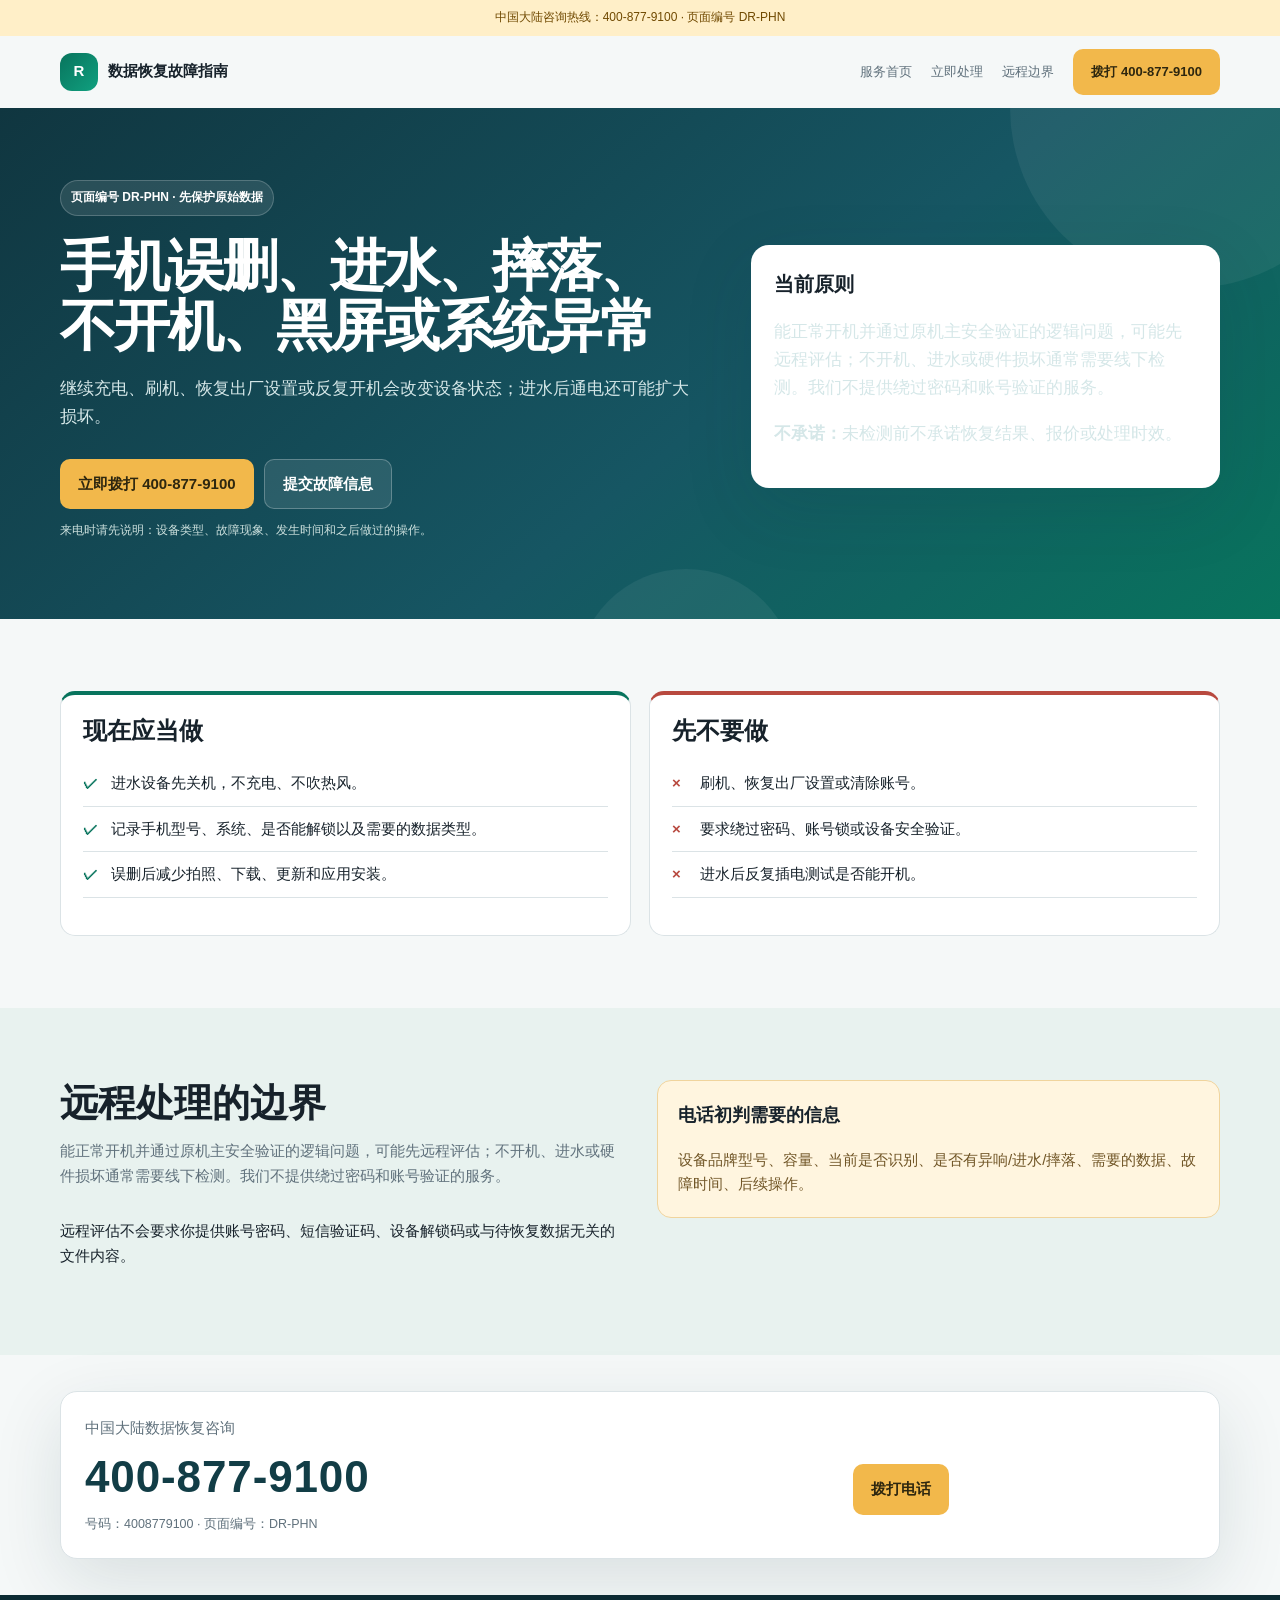
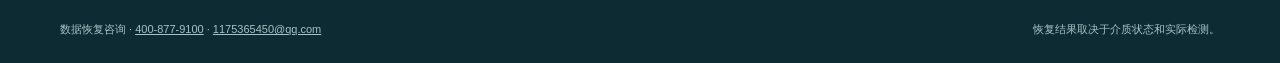
<file: phone-data/index.html>
<!doctype html>
<html lang="zh-CN"><head>
<meta charset="utf-8"><meta name="viewport" content="width=device-width,initial-scale=1">
<title>手机进水、不开机或误删数据如何处理｜数据恢复咨询</title><meta name="description" content="手机误删、进水、摔落、不开机或黑屏后的数据恢复路径不同。停止继续操作后拨打400-877-9100说明机型和状态。">
<meta name="robots" content="index,follow,max-image-preview:large"><link rel="canonical" href="https://h20367825-spec.github.io/data-recovery-staging/phone-data/">
<meta property="og:type" content="article"><meta property="og:locale" content="zh_CN"><meta property="og:title" content="手机进水、不开机或误删数据如何处理"><meta property="og:description" content="手机误删、进水、摔落、不开机或黑屏后的数据恢复路径不同。停止继续操作后拨打400-877-9100说明机型和状态。"><meta property="og:url" content="https://h20367825-spec.github.io/data-recovery-staging/phone-data/"><meta property="og:image" content="https://h20367825-spec.github.io/data-recovery-staging/assets/data-recovery-og.svg">
<link rel="stylesheet" href="../assets/data-recovery.css">
<script type="application/ld+json">{"@context":"https://schema.org","@type":"Service","name":"手机进水、不开机或误删数据如何处理","url":"https://h20367825-spec.github.io/data-recovery-staging/phone-data/","areaServed":"CN","provider":{"@type":"Organization","name":"数据恢复咨询","contactPoint":{"@type":"ContactPoint","telephone":"4008779100","contactType":"technical support","areaServed":"CN","availableLanguage":["zh-CN"]}}}</script>
</head><body>
<div class="notice">中国大陆咨询热线：400-877-9100 · 页面编号 DR-PHN</div>
<header class="wrap nav"><div class="brand"><span class="brand-mark">R</span><span>数据恢复故障指南</span></div><nav class="nav-links"><a href="../">服务首页</a><a href="#steps">立即处理</a><a href="#remote">远程边界</a><a class="button phone" href="tel:4008779100">拨打 400-877-9100</a></nav></header>
<main>
<section class="hero intent-hero"><div class="wrap hero-grid"><div><span class="eyebrow">页面编号 DR-PHN · 先保护原始数据</span><h1>手机误删、进水、摔落、不开机、黑屏或系统异常</h1><p>继续充电、刷机、恢复出厂设置或反复开机会改变设备状态；进水后通电还可能扩大损坏。</p><div class="hero-actions"><a class="button phone" href="tel:4008779100">立即拨打 400-877-9100</a><a class="button alt" href="https://h20367825-spec.github.io/data-recovery-staging/?utm_source=organic&utm_medium=seo&utm_campaign=phone-data#contact">提交故障信息</a></div><p class="source-code">来电时请先说明：设备类型、故障现象、发生时间和之后做过的操作。</p></div><aside class="triage"><h2>当前原则</h2><p>能正常开机并通过原机主安全验证的逻辑问题，可能先远程评估；不开机、进水或硬件损坏通常需要线下检测。我们不提供绕过密码和账号验证的服务。</p><p><b>不承诺：</b>未检测前不承诺恢复结果、报价或处理时效。</p></aside></div></section>
<section class="section" id="steps"><div class="wrap intent-columns"><article class="intent-panel good"><h2>现在应当做</h2><ul class="checklist"><li>进水设备先关机，不充电、不吹热风。</li><li>记录手机型号、系统、是否能解锁以及需要的数据类型。</li><li>误删后减少拍照、下载、更新和应用安装。</li></ul></article><article class="intent-panel bad"><h2>先不要做</h2><ul class="checklist"><li>刷机、恢复出厂设置或清除账号。</li><li>要求绕过密码、账号锁或设备安全验证。</li><li>进水后反复插电测试是否能开机。</li></ul></article></div></section>
<section class="section band" id="remote"><div class="wrap split"><div><h2>远程处理的边界</h2><p class="section-lead">能正常开机并通过原机主安全验证的逻辑问题，可能先远程评估；不开机、进水或硬件损坏通常需要线下检测。我们不提供绕过密码和账号验证的服务。</p><p>远程评估不会要求你提供账号密码、短信验证码、设备解锁码或与待恢复数据无关的文件内容。</p></div><aside class="boundary"><h3>电话初判需要的信息</h3><p>设备品牌型号、容量、当前是否识别、是否有异响/进水/摔落、需要的数据、故障时间、后续操作。</p></aside></div></section>
<section class="section intent-contact"><div class="wrap call-band"><div><span>中国大陆数据恢复咨询</span><strong>400-877-9100</strong><small>号码：4008779100 · 页面编号：DR-PHN</small></div><div class="hero-actions"><a class="button phone" href="tel:4008779100">拨打电话</a><a class="button alt" href="https://h20367825-spec.github.io/data-recovery-staging/?utm_source=organic&amp;utm_medium=seo&amp;utm_campaign=phone-data#contact">填写故障信息</a><a class="button alt" href="mailto:1175365450@qq.com?subject=%E6%95%B0%E6%8D%AE%E6%81%A2%E5%A4%8D%E5%92%A8%E8%AF%A2%20%5BDR-PHN%5D">邮件咨询</a></div></div></section>
</main><footer class="footer"><div class="wrap footer-row"><span>数据恢复咨询 · <a href="tel:4008779100">400-877-9100</a> · <a href="mailto:1175365450@qq.com?subject=%E6%95%B0%E6%8D%AE%E6%81%A2%E5%A4%8D%E5%92%A8%E8%AF%A2%20%5BDR-PHN%5D">1175365450@qq.com</a></span><span>恢复结果取决于介质状态和实际检测。</span></div></footer>
<div class="mobile-cta"><a class="button phone" href="tel:4008779100">拨打 400-877-9100</a><a class="button" href="https://h20367825-spec.github.io/data-recovery-staging/?utm_source=organic&utm_medium=seo&utm_campaign=phone-data#contact">提交咨询</a></div>
</body></html>
</file>
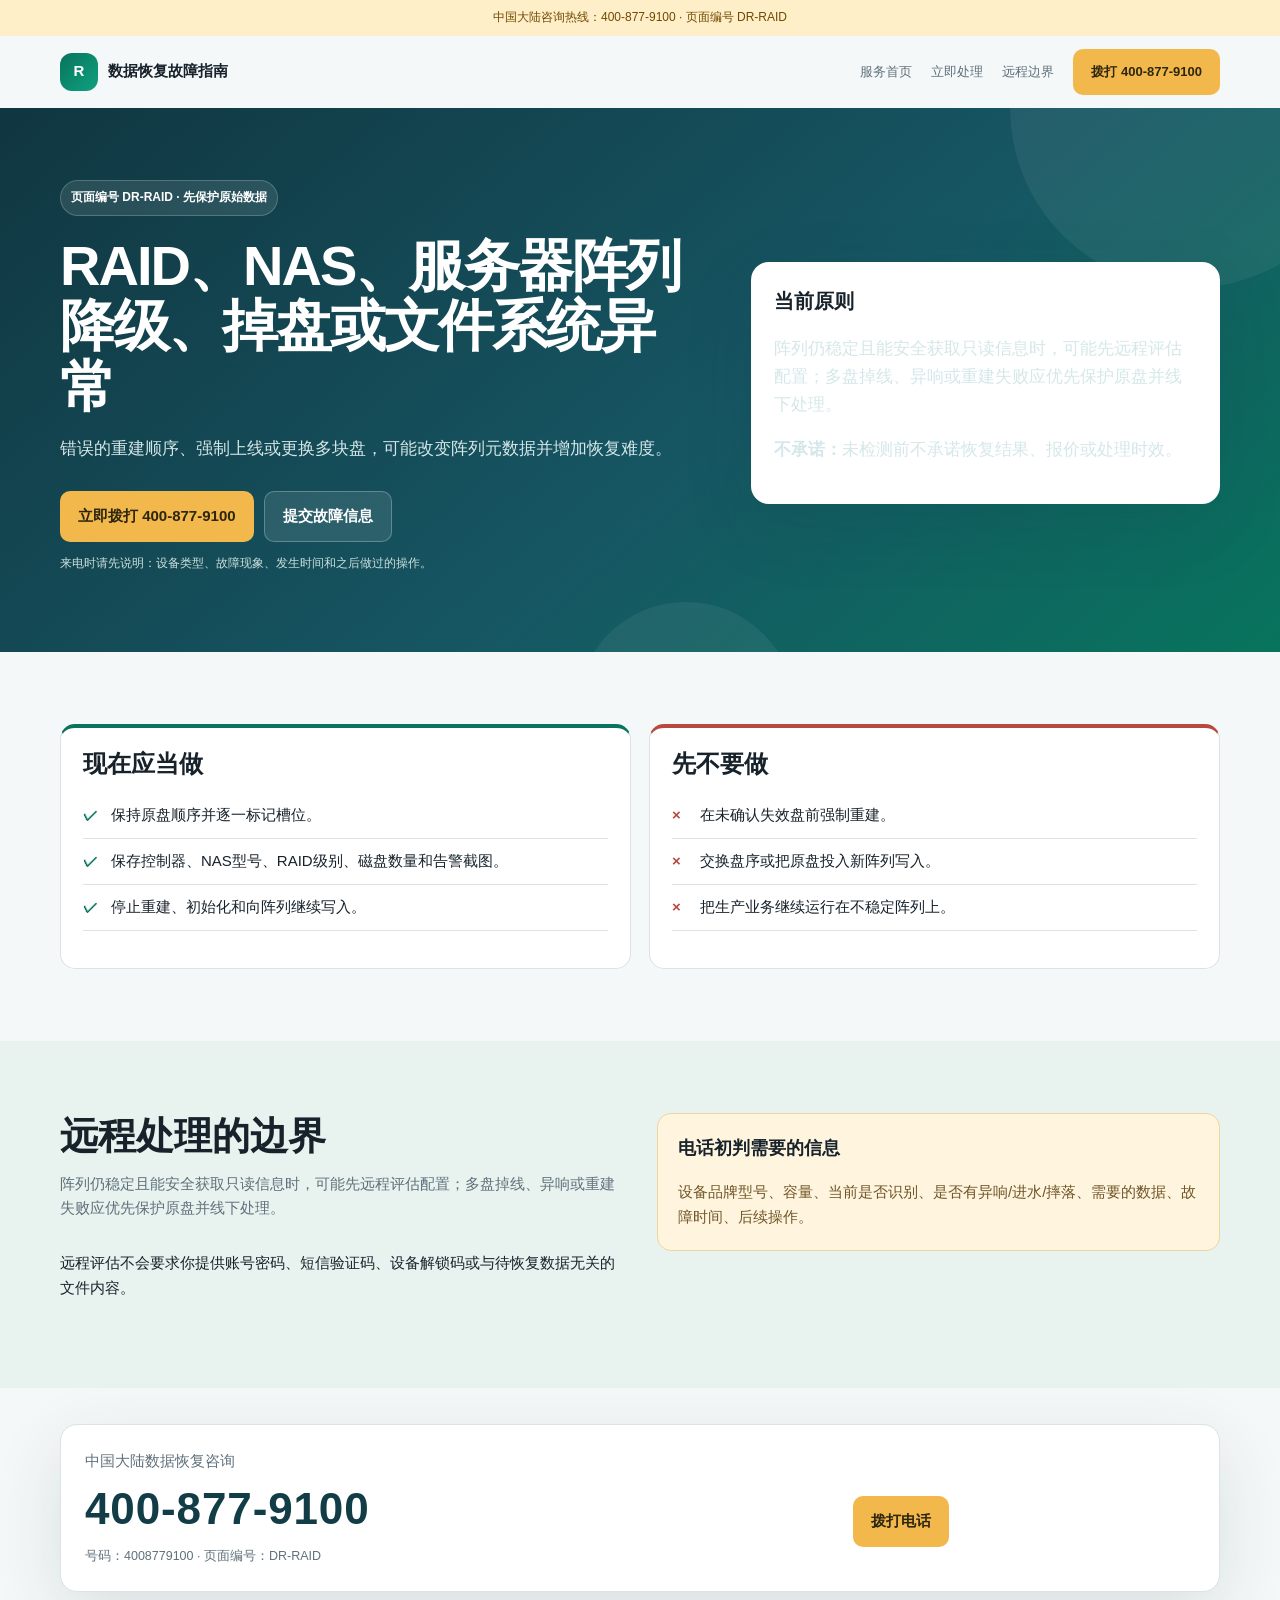
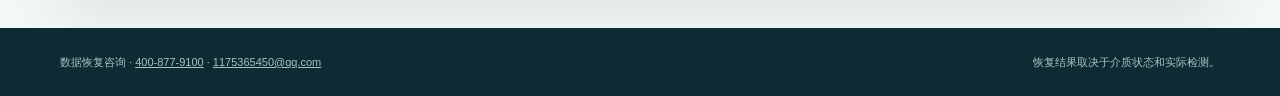
<file: raid-nas/index.html>
<!doctype html>
<html lang="zh-CN"><head>
<meta charset="utf-8"><meta name="viewport" content="width=device-width,initial-scale=1">
<title>RAID、NAS或服务器数据异常后先做什么｜数据恢复咨询</title><meta name="description" content="RAID、NAS或服务器阵列降级、掉盘、无法挂载时，先记录盘序和告警，不要重建。拨打400-877-9100说明阵列信息。">
<meta name="robots" content="index,follow,max-image-preview:large"><link rel="canonical" href="https://h20367825-spec.github.io/data-recovery-staging/raid-nas/">
<meta property="og:type" content="article"><meta property="og:locale" content="zh_CN"><meta property="og:title" content="RAID、NAS或服务器数据异常后先做什么"><meta property="og:description" content="RAID、NAS或服务器阵列降级、掉盘、无法挂载时，先记录盘序和告警，不要重建。拨打400-877-9100说明阵列信息。"><meta property="og:url" content="https://h20367825-spec.github.io/data-recovery-staging/raid-nas/"><meta property="og:image" content="https://h20367825-spec.github.io/data-recovery-staging/assets/data-recovery-og.svg">
<link rel="stylesheet" href="../assets/data-recovery.css">
<script type="application/ld+json">{"@context":"https://schema.org","@type":"Service","name":"RAID、NAS或服务器数据异常后先做什么","url":"https://h20367825-spec.github.io/data-recovery-staging/raid-nas/","areaServed":"CN","provider":{"@type":"Organization","name":"数据恢复咨询","contactPoint":{"@type":"ContactPoint","telephone":"4008779100","contactType":"technical support","areaServed":"CN","availableLanguage":["zh-CN"]}}}</script>
</head><body>
<div class="notice">中国大陆咨询热线：400-877-9100 · 页面编号 DR-RAID</div>
<header class="wrap nav"><div class="brand"><span class="brand-mark">R</span><span>数据恢复故障指南</span></div><nav class="nav-links"><a href="../">服务首页</a><a href="#steps">立即处理</a><a href="#remote">远程边界</a><a class="button phone" href="tel:4008779100">拨打 400-877-9100</a></nav></header>
<main>
<section class="hero intent-hero"><div class="wrap hero-grid"><div><span class="eyebrow">页面编号 DR-RAID · 先保护原始数据</span><h1>RAID、NAS、服务器阵列降级、掉盘或文件系统异常</h1><p>错误的重建顺序、强制上线或更换多块盘，可能改变阵列元数据并增加恢复难度。</p><div class="hero-actions"><a class="button phone" href="tel:4008779100">立即拨打 400-877-9100</a><a class="button alt" href="https://h20367825-spec.github.io/data-recovery-staging/?utm_source=organic&utm_medium=seo&utm_campaign=raid-nas#contact">提交故障信息</a></div><p class="source-code">来电时请先说明：设备类型、故障现象、发生时间和之后做过的操作。</p></div><aside class="triage"><h2>当前原则</h2><p>阵列仍稳定且能安全获取只读信息时，可能先远程评估配置；多盘掉线、异响或重建失败应优先保护原盘并线下处理。</p><p><b>不承诺：</b>未检测前不承诺恢复结果、报价或处理时效。</p></aside></div></section>
<section class="section" id="steps"><div class="wrap intent-columns"><article class="intent-panel good"><h2>现在应当做</h2><ul class="checklist"><li>保持原盘顺序并逐一标记槽位。</li><li>保存控制器、NAS型号、RAID级别、磁盘数量和告警截图。</li><li>停止重建、初始化和向阵列继续写入。</li></ul></article><article class="intent-panel bad"><h2>先不要做</h2><ul class="checklist"><li>在未确认失效盘前强制重建。</li><li>交换盘序或把原盘投入新阵列写入。</li><li>把生产业务继续运行在不稳定阵列上。</li></ul></article></div></section>
<section class="section band" id="remote"><div class="wrap split"><div><h2>远程处理的边界</h2><p class="section-lead">阵列仍稳定且能安全获取只读信息时，可能先远程评估配置；多盘掉线、异响或重建失败应优先保护原盘并线下处理。</p><p>远程评估不会要求你提供账号密码、短信验证码、设备解锁码或与待恢复数据无关的文件内容。</p></div><aside class="boundary"><h3>电话初判需要的信息</h3><p>设备品牌型号、容量、当前是否识别、是否有异响/进水/摔落、需要的数据、故障时间、后续操作。</p></aside></div></section>
<section class="section intent-contact"><div class="wrap call-band"><div><span>中国大陆数据恢复咨询</span><strong>400-877-9100</strong><small>号码：4008779100 · 页面编号：DR-RAID</small></div><div class="hero-actions"><a class="button phone" href="tel:4008779100">拨打电话</a><a class="button alt" href="https://h20367825-spec.github.io/data-recovery-staging/?utm_source=organic&amp;utm_medium=seo&amp;utm_campaign=raid-nas#contact">填写故障信息</a><a class="button alt" href="mailto:1175365450@qq.com?subject=%E6%95%B0%E6%8D%AE%E6%81%A2%E5%A4%8D%E5%92%A8%E8%AF%A2%20%5BDR-RAID%5D">邮件咨询</a></div></div></section>
</main><footer class="footer"><div class="wrap footer-row"><span>数据恢复咨询 · <a href="tel:4008779100">400-877-9100</a> · <a href="mailto:1175365450@qq.com?subject=%E6%95%B0%E6%8D%AE%E6%81%A2%E5%A4%8D%E5%92%A8%E8%AF%A2%20%5BDR-RAID%5D">1175365450@qq.com</a></span><span>恢复结果取决于介质状态和实际检测。</span></div></footer>
<div class="mobile-cta"><a class="button phone" href="tel:4008779100">拨打 400-877-9100</a><a class="button" href="https://h20367825-spec.github.io/data-recovery-staging/?utm_source=organic&utm_medium=seo&utm_campaign=raid-nas#contact">提交咨询</a></div>
</body></html>
</file>
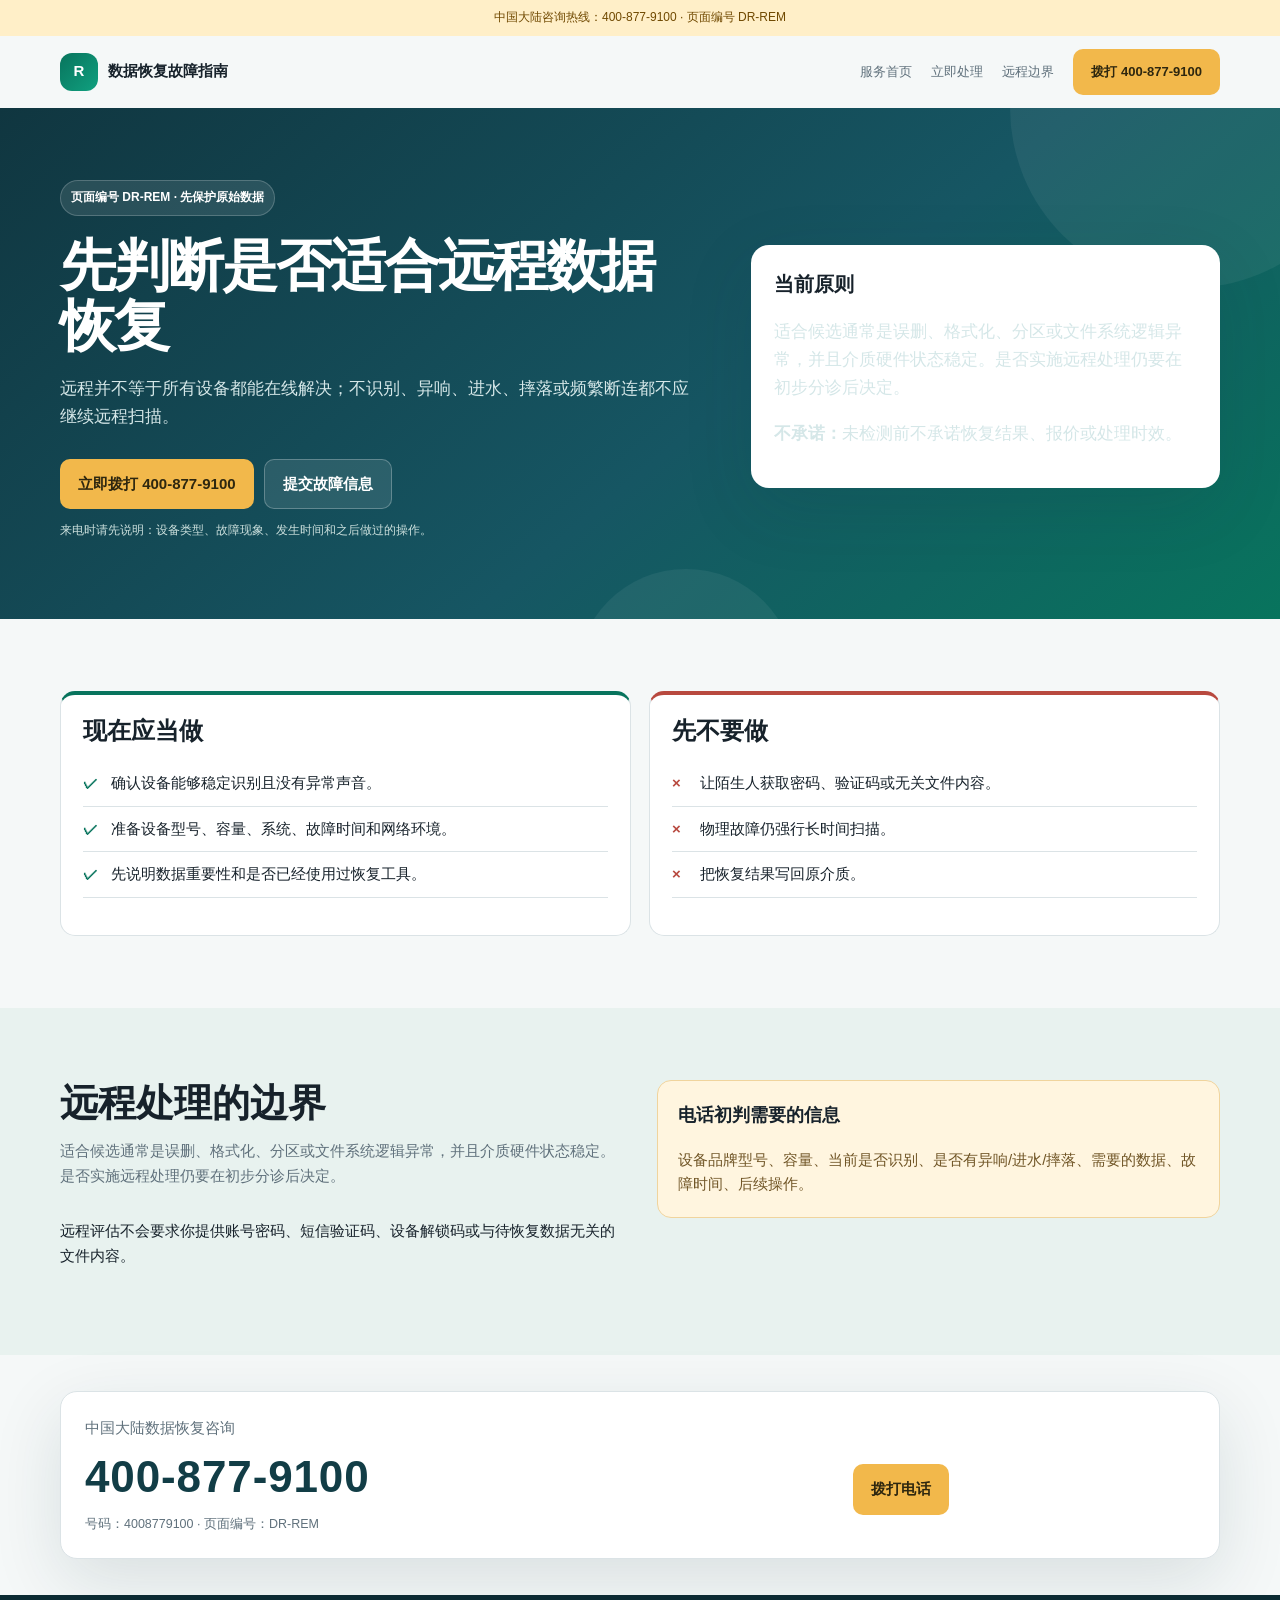
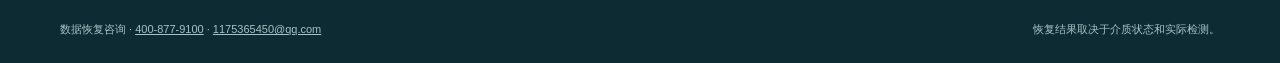
<file: remote-recovery/index.html>
<!doctype html>
<html lang="zh-CN"><head>
<meta charset="utf-8"><meta name="viewport" content="width=device-width,initial-scale=1">
<title>哪些数据恢复情况可能适合远程处理｜数据恢复咨询</title><meta name="description" content="远程数据恢复只适用于设备硬件稳定、能够正常识别并可安全连接的逻辑故障。电话400-877-9100先判断是否适合。">
<meta name="robots" content="index,follow,max-image-preview:large"><link rel="canonical" href="https://h20367825-spec.github.io/data-recovery-staging/remote-recovery/">
<meta property="og:type" content="article"><meta property="og:locale" content="zh_CN"><meta property="og:title" content="哪些数据恢复情况可能适合远程处理"><meta property="og:description" content="远程数据恢复只适用于设备硬件稳定、能够正常识别并可安全连接的逻辑故障。电话400-877-9100先判断是否适合。"><meta property="og:url" content="https://h20367825-spec.github.io/data-recovery-staging/remote-recovery/"><meta property="og:image" content="https://h20367825-spec.github.io/data-recovery-staging/assets/data-recovery-og.svg">
<link rel="stylesheet" href="../assets/data-recovery.css">
<script type="application/ld+json">{"@context":"https://schema.org","@type":"Service","name":"哪些数据恢复情况可能适合远程处理","url":"https://h20367825-spec.github.io/data-recovery-staging/remote-recovery/","areaServed":"CN","provider":{"@type":"Organization","name":"数据恢复咨询","contactPoint":{"@type":"ContactPoint","telephone":"4008779100","contactType":"technical support","areaServed":"CN","availableLanguage":["zh-CN"]}}}</script>
</head><body>
<div class="notice">中国大陆咨询热线：400-877-9100 · 页面编号 DR-REM</div>
<header class="wrap nav"><div class="brand"><span class="brand-mark">R</span><span>数据恢复故障指南</span></div><nav class="nav-links"><a href="../">服务首页</a><a href="#steps">立即处理</a><a href="#remote">远程边界</a><a class="button phone" href="tel:4008779100">拨打 400-877-9100</a></nav></header>
<main>
<section class="hero intent-hero"><div class="wrap hero-grid"><div><span class="eyebrow">页面编号 DR-REM · 先保护原始数据</span><h1>先判断是否适合远程数据恢复</h1><p>远程并不等于所有设备都能在线解决；不识别、异响、进水、摔落或频繁断连都不应继续远程扫描。</p><div class="hero-actions"><a class="button phone" href="tel:4008779100">立即拨打 400-877-9100</a><a class="button alt" href="https://h20367825-spec.github.io/data-recovery-staging/?utm_source=organic&utm_medium=seo&utm_campaign=remote-recovery#contact">提交故障信息</a></div><p class="source-code">来电时请先说明：设备类型、故障现象、发生时间和之后做过的操作。</p></div><aside class="triage"><h2>当前原则</h2><p>适合候选通常是误删、格式化、分区或文件系统逻辑异常，并且介质硬件状态稳定。是否实施远程处理仍要在初步分诊后决定。</p><p><b>不承诺：</b>未检测前不承诺恢复结果、报价或处理时效。</p></aside></div></section>
<section class="section" id="steps"><div class="wrap intent-columns"><article class="intent-panel good"><h2>现在应当做</h2><ul class="checklist"><li>确认设备能够稳定识别且没有异常声音。</li><li>准备设备型号、容量、系统、故障时间和网络环境。</li><li>先说明数据重要性和是否已经使用过恢复工具。</li></ul></article><article class="intent-panel bad"><h2>先不要做</h2><ul class="checklist"><li>让陌生人获取密码、验证码或无关文件内容。</li><li>物理故障仍强行长时间扫描。</li><li>把恢复结果写回原介质。</li></ul></article></div></section>
<section class="section band" id="remote"><div class="wrap split"><div><h2>远程处理的边界</h2><p class="section-lead">适合候选通常是误删、格式化、分区或文件系统逻辑异常，并且介质硬件状态稳定。是否实施远程处理仍要在初步分诊后决定。</p><p>远程评估不会要求你提供账号密码、短信验证码、设备解锁码或与待恢复数据无关的文件内容。</p></div><aside class="boundary"><h3>电话初判需要的信息</h3><p>设备品牌型号、容量、当前是否识别、是否有异响/进水/摔落、需要的数据、故障时间、后续操作。</p></aside></div></section>
<section class="section intent-contact"><div class="wrap call-band"><div><span>中国大陆数据恢复咨询</span><strong>400-877-9100</strong><small>号码：4008779100 · 页面编号：DR-REM</small></div><div class="hero-actions"><a class="button phone" href="tel:4008779100">拨打电话</a><a class="button alt" href="https://h20367825-spec.github.io/data-recovery-staging/?utm_source=organic&amp;utm_medium=seo&amp;utm_campaign=remote-recovery#contact">填写故障信息</a><a class="button alt" href="mailto:1175365450@qq.com?subject=%E6%95%B0%E6%8D%AE%E6%81%A2%E5%A4%8D%E5%92%A8%E8%AF%A2%20%5BDR-REM%5D">邮件咨询</a></div></div></section>
</main><footer class="footer"><div class="wrap footer-row"><span>数据恢复咨询 · <a href="tel:4008779100">400-877-9100</a> · <a href="mailto:1175365450@qq.com?subject=%E6%95%B0%E6%8D%AE%E6%81%A2%E5%A4%8D%E5%92%A8%E8%AF%A2%20%5BDR-REM%5D">1175365450@qq.com</a></span><span>恢复结果取决于介质状态和实际检测。</span></div></footer>
<div class="mobile-cta"><a class="button phone" href="tel:4008779100">拨打 400-877-9100</a><a class="button" href="https://h20367825-spec.github.io/data-recovery-staging/?utm_source=organic&utm_medium=seo&utm_campaign=remote-recovery#contact">提交咨询</a></div>
</body></html>
</file>
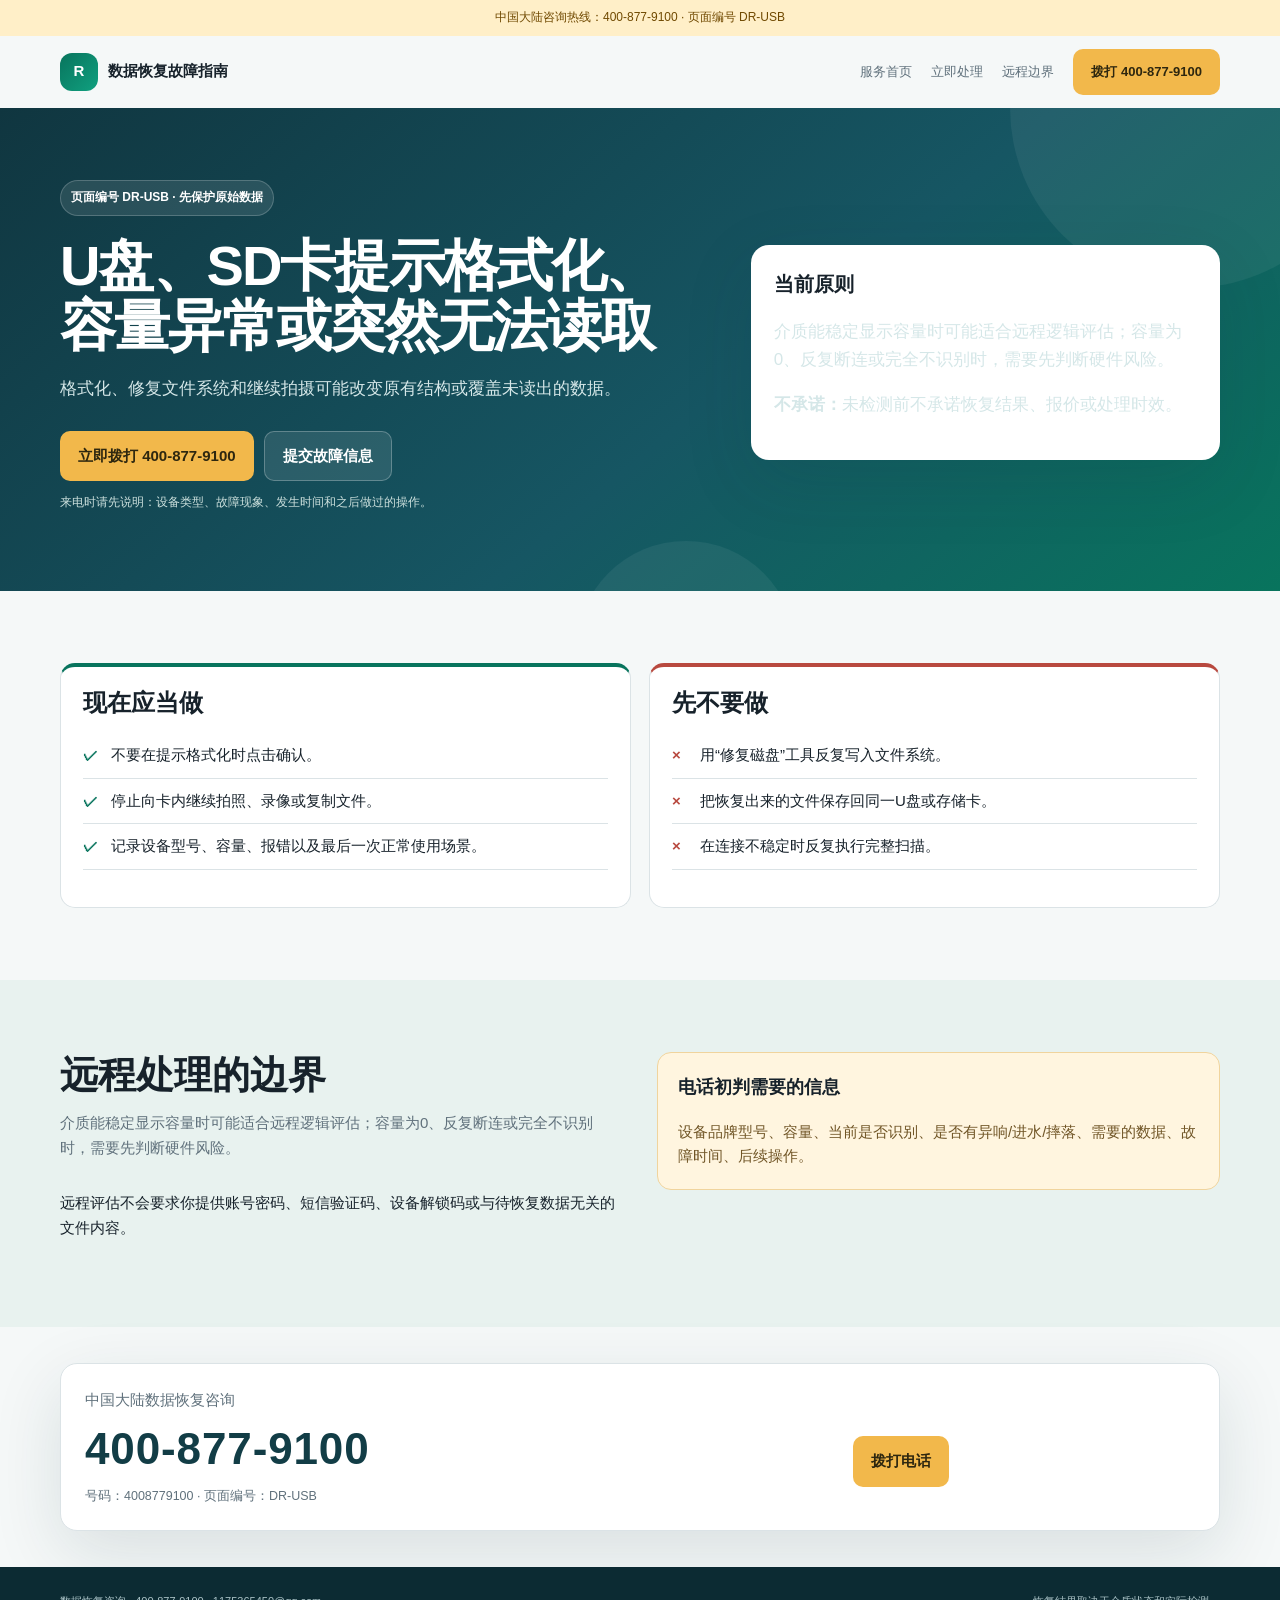
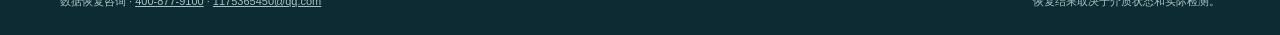
<file: usb-sd-card/index.html>
<!doctype html>
<html lang="zh-CN"><head>
<meta charset="utf-8"><meta name="viewport" content="width=device-width,initial-scale=1">
<title>U盘、SD卡提示格式化或无法读取怎么办｜数据恢复咨询</title><meta name="description" content="U盘、SD卡或存储卡提示格式化、容量异常、无法读取时，先停止写入并保留原介质状态。电话400-877-9100。">
<meta name="robots" content="index,follow,max-image-preview:large"><link rel="canonical" href="https://h20367825-spec.github.io/data-recovery-staging/usb-sd-card/">
<meta property="og:type" content="article"><meta property="og:locale" content="zh_CN"><meta property="og:title" content="U盘、SD卡提示格式化或无法读取怎么办"><meta property="og:description" content="U盘、SD卡或存储卡提示格式化、容量异常、无法读取时，先停止写入并保留原介质状态。电话400-877-9100。"><meta property="og:url" content="https://h20367825-spec.github.io/data-recovery-staging/usb-sd-card/"><meta property="og:image" content="https://h20367825-spec.github.io/data-recovery-staging/assets/data-recovery-og.svg">
<link rel="stylesheet" href="../assets/data-recovery.css">
<script type="application/ld+json">{"@context":"https://schema.org","@type":"Service","name":"U盘、SD卡提示格式化或无法读取怎么办","url":"https://h20367825-spec.github.io/data-recovery-staging/usb-sd-card/","areaServed":"CN","provider":{"@type":"Organization","name":"数据恢复咨询","contactPoint":{"@type":"ContactPoint","telephone":"4008779100","contactType":"technical support","areaServed":"CN","availableLanguage":["zh-CN"]}}}</script>
</head><body>
<div class="notice">中国大陆咨询热线：400-877-9100 · 页面编号 DR-USB</div>
<header class="wrap nav"><div class="brand"><span class="brand-mark">R</span><span>数据恢复故障指南</span></div><nav class="nav-links"><a href="../">服务首页</a><a href="#steps">立即处理</a><a href="#remote">远程边界</a><a class="button phone" href="tel:4008779100">拨打 400-877-9100</a></nav></header>
<main>
<section class="hero intent-hero"><div class="wrap hero-grid"><div><span class="eyebrow">页面编号 DR-USB · 先保护原始数据</span><h1>U盘、SD卡提示格式化、容量异常或突然无法读取</h1><p>格式化、修复文件系统和继续拍摄可能改变原有结构或覆盖未读出的数据。</p><div class="hero-actions"><a class="button phone" href="tel:4008779100">立即拨打 400-877-9100</a><a class="button alt" href="https://h20367825-spec.github.io/data-recovery-staging/?utm_source=organic&utm_medium=seo&utm_campaign=usb-sd-card#contact">提交故障信息</a></div><p class="source-code">来电时请先说明：设备类型、故障现象、发生时间和之后做过的操作。</p></div><aside class="triage"><h2>当前原则</h2><p>介质能稳定显示容量时可能适合远程逻辑评估；容量为0、反复断连或完全不识别时，需要先判断硬件风险。</p><p><b>不承诺：</b>未检测前不承诺恢复结果、报价或处理时效。</p></aside></div></section>
<section class="section" id="steps"><div class="wrap intent-columns"><article class="intent-panel good"><h2>现在应当做</h2><ul class="checklist"><li>不要在提示格式化时点击确认。</li><li>停止向卡内继续拍照、录像或复制文件。</li><li>记录设备型号、容量、报错以及最后一次正常使用场景。</li></ul></article><article class="intent-panel bad"><h2>先不要做</h2><ul class="checklist"><li>用“修复磁盘”工具反复写入文件系统。</li><li>把恢复出来的文件保存回同一U盘或存储卡。</li><li>在连接不稳定时反复执行完整扫描。</li></ul></article></div></section>
<section class="section band" id="remote"><div class="wrap split"><div><h2>远程处理的边界</h2><p class="section-lead">介质能稳定显示容量时可能适合远程逻辑评估；容量为0、反复断连或完全不识别时，需要先判断硬件风险。</p><p>远程评估不会要求你提供账号密码、短信验证码、设备解锁码或与待恢复数据无关的文件内容。</p></div><aside class="boundary"><h3>电话初判需要的信息</h3><p>设备品牌型号、容量、当前是否识别、是否有异响/进水/摔落、需要的数据、故障时间、后续操作。</p></aside></div></section>
<section class="section intent-contact"><div class="wrap call-band"><div><span>中国大陆数据恢复咨询</span><strong>400-877-9100</strong><small>号码：4008779100 · 页面编号：DR-USB</small></div><div class="hero-actions"><a class="button phone" href="tel:4008779100">拨打电话</a><a class="button alt" href="https://h20367825-spec.github.io/data-recovery-staging/?utm_source=organic&amp;utm_medium=seo&amp;utm_campaign=usb-sd-card#contact">填写故障信息</a><a class="button alt" href="mailto:1175365450@qq.com?subject=%E6%95%B0%E6%8D%AE%E6%81%A2%E5%A4%8D%E5%92%A8%E8%AF%A2%20%5BDR-USB%5D">邮件咨询</a></div></div></section>
</main><footer class="footer"><div class="wrap footer-row"><span>数据恢复咨询 · <a href="tel:4008779100">400-877-9100</a> · <a href="mailto:1175365450@qq.com?subject=%E6%95%B0%E6%8D%AE%E6%81%A2%E5%A4%8D%E5%92%A8%E8%AF%A2%20%5BDR-USB%5D">1175365450@qq.com</a></span><span>恢复结果取决于介质状态和实际检测。</span></div></footer>
<div class="mobile-cta"><a class="button phone" href="tel:4008779100">拨打 400-877-9100</a><a class="button" href="https://h20367825-spec.github.io/data-recovery-staging/?utm_source=organic&utm_medium=seo&utm_campaign=usb-sd-card#contact">提交咨询</a></div>
</body></html>
</file>
<file: assets/data-recovery.css>
:root{--ink:#17222b;--muted:#60717c;--line:#dbe3e6;--paper:#f5f8f8;--card:#fff;--deep:#123d46;--green:#08745d;--mint:#daf3ea;--amber:#f2b84b;--red:#b8493f;--shadow:0 22px 70px rgba(17,50,58,.12)}
*{box-sizing:border-box}html{scroll-behavior:smooth}body{margin:0;background:var(--paper);color:var(--ink);font:15px/1.65 -apple-system,BlinkMacSystemFont,"Segoe UI","PingFang SC","Noto Sans",sans-serif}a{color:inherit}.wrap{width:min(1160px,calc(100% - 36px));margin:auto}.notice{background:#ffefc8;color:#704900;text-align:center;padding:8px 18px;font-size:12px}.nav{height:72px;display:flex;align-items:center;justify-content:space-between;gap:20px}.brand{display:flex;align-items:center;gap:10px;font-weight:900}.brand-mark{width:38px;height:38px;border-radius:12px;background:linear-gradient(135deg,var(--green),#10a07f);color:#fff;display:grid;place-items:center}.nav-links{display:flex;gap:19px;align-items:center;color:var(--muted);font-size:13px}.nav-links a{text-decoration:none}.button{display:inline-flex;align-items:center;justify-content:center;gap:8px;border:0;border-radius:10px;padding:12px 18px;background:var(--green);color:#fff;text-decoration:none;font-weight:850;cursor:pointer}.button.alt{background:#fff;color:var(--deep);border:1px solid var(--line)}.button.phone{background:var(--amber);color:#2e270f}.hero{position:relative;overflow:hidden;background:linear-gradient(140deg,#103640 0%,#165663 57%,#08745d 100%);color:#fff;padding:72px 0 66px}.hero:before,.hero:after{content:"";position:absolute;border-radius:50%;background:rgba(255,255,255,.06)}.hero:before{width:360px;height:360px;right:-90px;top:-180px}.hero:after{width:220px;height:220px;left:45%;bottom:-170px}.hero-grid{position:relative;z-index:1;display:grid;grid-template-columns:minmax(0,1.15fr) minmax(330px,.85fr);gap:56px;align-items:center}.eyebrow{display:inline-flex;gap:8px;align-items:center;background:rgba(255,255,255,.1);border:1px solid rgba(255,255,255,.2);padding:7px 10px;border-radius:99px;font-size:12px;font-weight:800}.hero h1{font-size:clamp(38px,5vw,64px);line-height:1.08;margin:20px 0 18px;letter-spacing:-.035em}.hero p{font-size:17px;color:#d5e7e8;max-width:690px}.hero-actions{display:flex;gap:10px;flex-wrap:wrap;margin-top:28px}.hero-actions .alt{background:rgba(255,255,255,.1);border-color:rgba(255,255,255,.25);color:#fff}.triage{background:#fff;color:var(--ink);border-radius:18px;padding:23px;box-shadow:var(--shadow)}.triage h2{margin:0 0 12px;font-size:20px}.triage ol{padding-left:20px;margin:0}.triage li{margin:10px 0}.triage strong{color:var(--red)}.trust{display:grid;grid-template-columns:repeat(3,1fr);gap:12px;margin-top:18px}.trust div{background:rgba(255,255,255,.08);border:1px solid rgba(255,255,255,.14);border-radius:10px;padding:11px}.trust b{display:block;font-size:18px}.trust span{font-size:11px;color:#c3d9dc}.section{padding:72px 0}.section.compact{padding:52px 0}.section h2{font-size:clamp(28px,3vw,40px);line-height:1.2;margin:0 0 13px}.section-lead{margin:0 0 30px;color:var(--muted);max-width:760px}.cards{display:grid;grid-template-columns:repeat(3,1fr);gap:15px}.card{background:var(--card);border:1px solid var(--line);border-radius:14px;padding:20px;box-shadow:0 4px 18px rgba(17,50,58,.04)}.card .icon{width:42px;height:42px;display:grid;place-items:center;border-radius:12px;background:var(--mint);color:var(--green);font-weight:900}.card h3{font-size:17px;margin:16px 0 7px}.card p{color:var(--muted);margin:0;font-size:13px}.band{background:#e8f2ef}.process{display:grid;grid-template-columns:repeat(4,1fr);gap:14px;counter-reset:step}.step{position:relative;background:#fff;border-radius:14px;padding:20px;border:1px solid #d5e6e1}.step:before{counter-increment:step;content:counter(step);display:grid;place-items:center;width:30px;height:30px;border-radius:50%;background:var(--green);color:#fff;font-weight:900}.step h3{margin:14px 0 7px}.step p{margin:0;color:var(--muted);font-size:13px}.split{display:grid;grid-template-columns:1fr 1fr;gap:34px;align-items:start}.checklist{padding:0;list-style:none}.checklist li{padding:10px 0 10px 28px;border-bottom:1px solid var(--line);position:relative}.checklist li:before{content:"✓";position:absolute;left:0;color:var(--green);font-weight:900}.boundary{background:#fff5df;border:1px solid #f0d49d;border-radius:14px;padding:20px}.boundary h3{margin-top:0}.boundary p{color:#705526;margin-bottom:0}.faq{display:grid;gap:9px}.faq details{background:#fff;border:1px solid var(--line);border-radius:10px;padding:13px 16px}.faq summary{font-weight:850;cursor:pointer}.faq p{color:var(--muted);margin:10px 0 3px}.contact{background:var(--deep);color:#fff}.contact-grid{display:grid;grid-template-columns:.8fr 1.2fr;gap:36px}.contact h2{color:#fff}.contact .section-lead{color:#c9dcdf}.contact-methods{display:grid;gap:10px}.contact-method{padding:14px;border:1px solid rgba(255,255,255,.16);border-radius:11px;background:rgba(255,255,255,.06)}.contact-method small{display:block;color:#adc8cc}.contact-method a{font-size:18px;font-weight:850;text-decoration:none}.form{background:#fff;color:var(--ink);border-radius:17px;padding:22px}.form-grid{display:grid;grid-template-columns:1fr 1fr;gap:12px}.form label{font-size:12px;color:var(--muted)}.form input,.form textarea{width:100%;margin-top:4px;border:1px solid var(--line);border-radius:9px;padding:11px;font:inherit;color:var(--ink)}.form textarea{min-height:118px;resize:vertical}.form .wide{grid-column:1/-1}.consent{display:flex;gap:8px;align-items:flex-start;color:var(--muted);font-size:11px}.consent input{width:auto;margin:3px 0 0}.form-status{min-height:24px;font-size:12px;margin-top:8px}.footer{background:#0c2b33;color:#a9c1c5;padding:25px 0;font-size:11px}.footer-row{display:flex;justify-content:space-between;gap:20px;flex-wrap:wrap}.channel-copy{display:flex;gap:8px;align-items:center}.copy{border:1px solid rgba(255,255,255,.25);background:transparent;color:#fff;border-radius:7px;padding:6px 9px;cursor:pointer}.only-bot{position:absolute!important;left:-9999px!important}.mobile-cta{display:none}
@media(max-width:850px){.hero-grid,.split,.contact-grid{grid-template-columns:1fr}.cards{grid-template-columns:1fr 1fr}.process{grid-template-columns:1fr 1fr}.nav-links a:not(.button){display:none}.hero{padding:48px 0}.hero-grid{gap:28px}.trust{grid-template-columns:1fr}.contact-grid{gap:22px}}
@media(max-width:560px){body{padding-bottom:68px}.wrap{width:min(100% - 26px,1160px)}.nav{height:62px}.cards,.process,.form-grid{grid-template-columns:1fr}.form .wide{grid-column:auto}.hero h1{font-size:38px}.section{padding:52px 0}.mobile-cta{display:grid;position:fixed;z-index:20;left:0;right:0;bottom:0;grid-template-columns:1fr 1fr;background:#fff;border-top:1px solid var(--line);padding:9px 12px;gap:8px}.mobile-cta .button{padding:10px}.nav-links .button{padding:9px 12px}}
.form-status a{color:var(--green);font-weight:850}
.form select{width:100%;margin-top:4px;border:1px solid var(--line);border-radius:9px;padding:11px;background:#fff;font:inherit;color:var(--ink)}
.form-hint{grid-column:1/-1;margin:-2px 0 2px;color:var(--muted);font-size:11px}
.inquiry-ready{margin-top:12px;padding:16px;border:1px solid #b9d9cf;border-radius:12px;background:#eff8f5;color:var(--ink)}
.inquiry-ready strong{display:block;font-size:16px;color:var(--deep)}
.inquiry-ready p{margin:7px 0 10px;color:var(--muted);line-height:1.55}
.inquiry-output{display:block;width:100%;min-height:210px;padding:11px;border:1px solid var(--line);border-radius:9px;background:#fff;color:var(--ink);font:12px/1.55 ui-monospace,SFMono-Regular,Menlo,Consolas,monospace;resize:vertical}
.inquiry-actions{display:flex;flex-wrap:wrap;gap:8px;margin-top:10px}
.inquiry-actions .button.alt{background:#fff;color:var(--deep);border-color:var(--line)}
.guide-section{background:#eef5f3}.guide-grid{display:grid;grid-template-columns:repeat(3,1fr);gap:12px}.guide-grid a{display:flex;flex-direction:column;gap:5px;background:#fff;border:1px solid var(--line);border-radius:13px;padding:17px;text-decoration:none;box-shadow:0 4px 18px rgba(17,50,58,.04)}.guide-grid a:hover{border-color:var(--green);transform:translateY(-1px)}.guide-grid b{font-size:15px;color:var(--deep)}.guide-grid span{font-size:12px;color:var(--muted)}.intent-hero h1{font-size:clamp(34px,4.4vw,56px)}.source-code{font-size:12px!important;color:#cce0dd!important}.intent-columns{display:grid;grid-template-columns:1fr 1fr;gap:18px}.intent-panel{border-radius:15px;padding:22px;border:1px solid var(--line);background:#fff}.intent-panel h2{font-size:24px}.intent-panel.good{border-top:4px solid var(--green)}.intent-panel.bad{border-top:4px solid var(--red)}.intent-panel.bad .checklist li:before{content:"×";color:var(--red)}.intent-contact{padding:36px 0}.call-band{display:flex;align-items:center;justify-content:space-between;gap:22px;background:#fff;border:1px solid var(--line);border-radius:17px;padding:24px;box-shadow:var(--shadow)}.call-band span,.call-band small{display:block;color:var(--muted)}.call-band strong{display:block;font-size:clamp(28px,4vw,44px);color:var(--deep);letter-spacing:.02em}
@media(max-width:850px){.guide-grid{grid-template-columns:1fr 1fr}.intent-columns{grid-template-columns:1fr}.call-band{align-items:flex-start;flex-direction:column}}
@media(max-width:560px){.guide-grid{grid-template-columns:1fr}.call-band{padding:18px}.call-band .hero-actions{width:100%;margin-top:0}.call-band .button{flex:1}}
</file>
